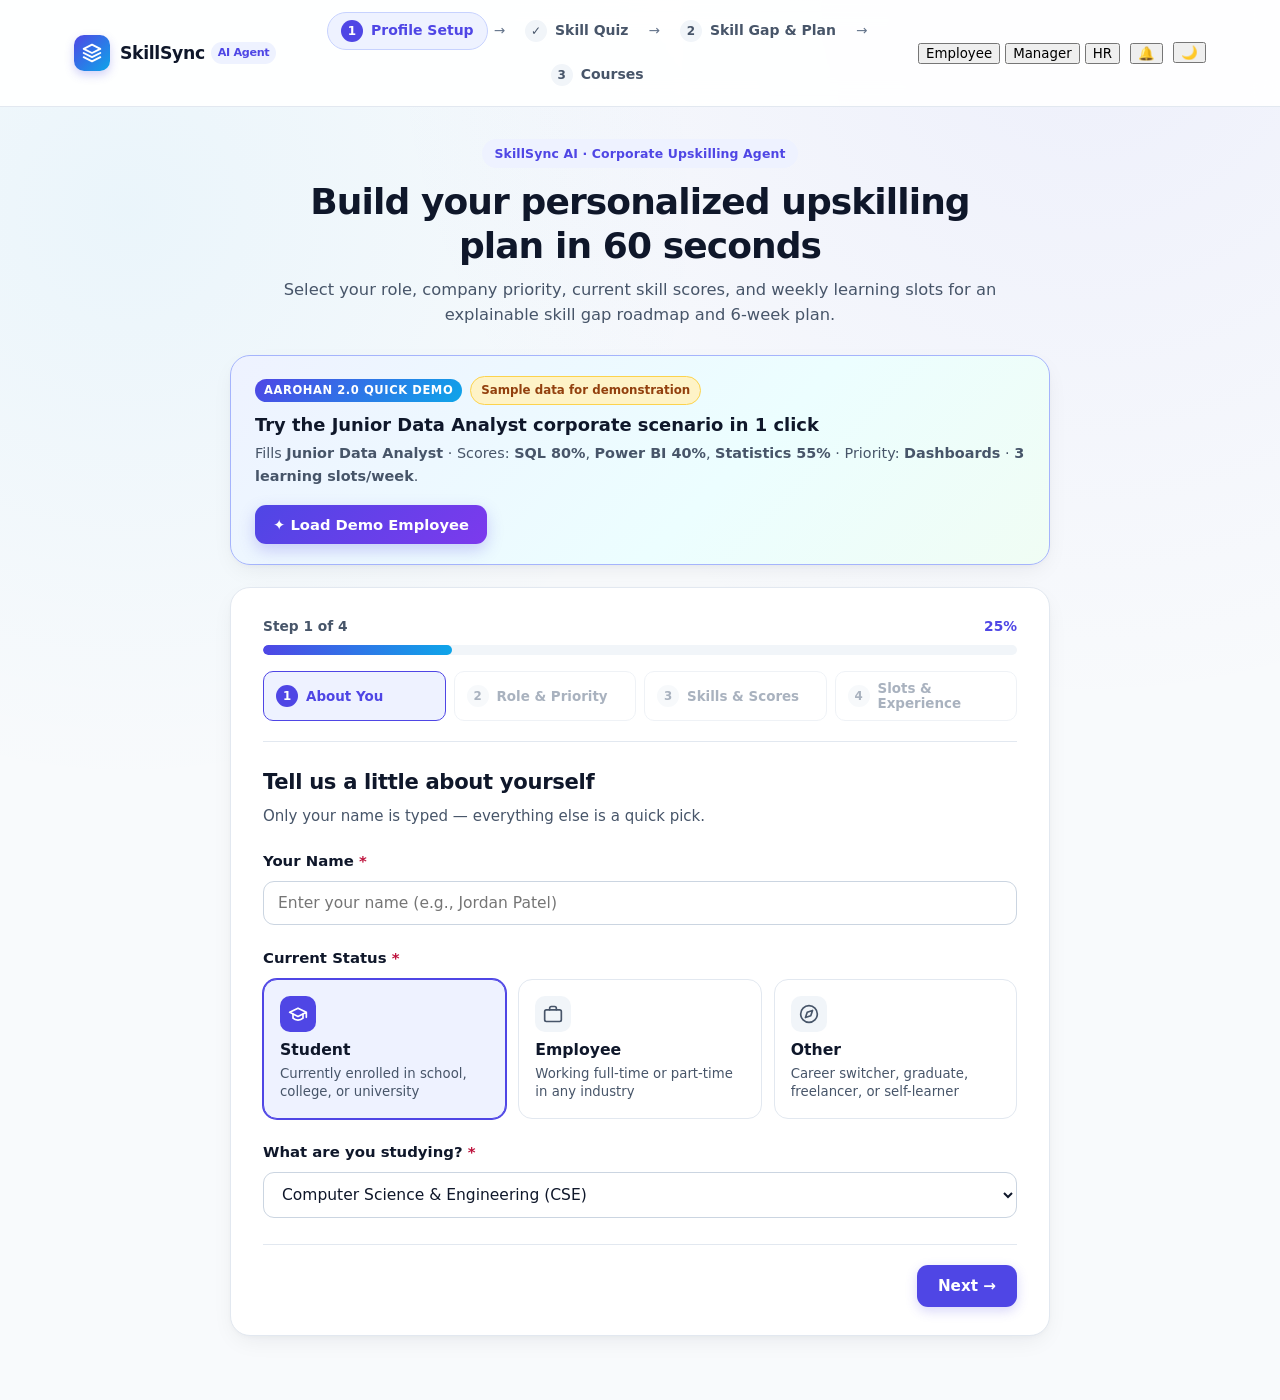
<file: index.html>
<!DOCTYPE html>
<html lang="en">
  <head>
    <meta charset="UTF-8" />
    <meta name="viewport" content="width=device-width, initial-scale=1.0" />
    <title>Profile Setup — SkillSync AI</title>
    <link rel="stylesheet" href="css/styles.css" />
  </head>
  <body data-page="profile">
    <header id="app-navbar" class="app-navbar"></header>

    <main class="page-shell">
      <section class="hero-intro hero-compact">
        <div class="hero-badge">SkillSync AI · Corporate Upskilling Agent</div>
        <h1>Build your personalized upskilling plan in 60 seconds</h1>
        <p class="hero-subtitle">
          Select your role, company priority, current skill scores, and weekly learning slots
          for an explainable skill gap roadmap and 6-week plan.
        </p>
      </section>

      <!-- Demo Scenario Banner (Stage 1) -->
      <section class="demo-banner card" aria-label="Quick Demo Employee Loader">
        <div class="demo-banner-info">
          <div class="demo-banner-badges">
            <span class="demo-pill">AAROHAN 2.0 Quick Demo</span>
            <span class="sample-label-tag">Sample data for demonstration</span>
          </div>
          <h2>Try the Junior Data Analyst corporate scenario in 1 click</h2>
          <p>
            Fills <strong>Junior Data Analyst</strong> · Scores:
            <strong>SQL 80%</strong>, <strong>Power BI 40%</strong>, <strong>Statistics 55%</strong> ·
            Priority: <strong>Dashboards</strong> · <strong>3 learning slots/week</strong>.
          </p>
        </div>
        <div class="demo-banner-actions">
          <button type="button" id="btn-load-demo-employee" class="btn-demo">
            ✦ Load Demo Employee
          </button>
          <a href="quiz.html" id="btn-verify-skills-top" class="btn-secondary" hidden>
            ✓ Verify my skills
          </a>
          <a href="analyzer.html" id="btn-demo-go-gap" class="btn-primary" hidden>
            View Skill Gap &amp; Plan →
          </a>
        </div>
      </section>

      <section class="wizard-card card" aria-label="Profile Setup Wizard">
        <div class="wizard-header">
          <div class="wizard-progress-meta">
            <span id="wizard-step-counter" class="wizard-step-counter">Step 1 of 4</span>
            <span id="wizard-progress-pct" class="wizard-progress-pct">25%</span>
          </div>
          <div
            class="progress-track"
            role="progressbar"
            aria-valuemin="0"
            aria-valuemax="100"
            aria-valuenow="25"
            id="wizard-progressbar"
          >
            <div class="progress-fill" id="wizard-progress-fill" style="width: 25%"></div>
          </div>

          <div class="wizard-tabs" id="wizard-tabs" role="tablist">
            <button type="button" class="wizard-tab is-active" data-step="1">
              <span class="tab-dot">1</span>
              <span>About You</span>
            </button>
            <button type="button" class="wizard-tab" data-step="2">
              <span class="tab-dot">2</span>
              <span>Role &amp; Priority</span>
            </button>
            <button type="button" class="wizard-tab" data-step="3">
              <span class="tab-dot">3</span>
              <span>Skills &amp; Scores</span>
            </button>
            <button type="button" class="wizard-tab" data-step="4">
              <span class="tab-dot">4</span>
              <span>Slots &amp; Experience</span>
            </button>
          </div>
        </div>

        <form id="profile-wizard-form" novalidate>
          <!-- STEP 1: Name, Status & Conditional Background -->
          <div class="wizard-panel is-active" data-panel="1">
            <div class="panel-heading">
              <h2>Tell us a little about yourself</h2>
              <p>Only your name is typed — everything else is a quick pick.</p>
            </div>

            <div class="form-group">
              <label for="input-name" class="field-label">Your Name <span class="req">*</span></label>
              <input
                type="text"
                id="input-name"
                name="name"
                class="text-input"
                placeholder="Enter your name (e.g., Jordan Patel)"
                autocomplete="name"
                maxlength="80"
                required
              />
            </div>

            <div class="form-group">
              <span class="field-label">Current Status <span class="req">*</span></span>
              <div id="status-options" class="option-grid option-grid-3"></div>
            </div>

            <div class="form-group" id="background-group">
              <label for="select-background" id="background-label" class="field-label">
                What are you studying? <span class="req">*</span>
              </label>
              <select id="select-background" class="select-input" required></select>
            </div>
          </div>

          <!-- STEP 2: Target Career Role & Company Priority -->
          <div class="wizard-panel" data-panel="2" hidden>
            <div class="panel-heading">
              <h2>Target role &amp; company priority</h2>
              <p>Choose your role aim and the business priority your upskilling supports.</p>
            </div>

            <div class="form-grid-2">
              <div class="form-group">
                <label for="select-role" class="field-label">
                  Career Aim / Target Role <span class="req">*</span>
                </label>
                <select id="select-role" class="select-input" required></select>
              </div>

              <div class="form-group">
                <label for="select-priority" class="field-label">
                  Company Priority <span class="req">*</span>
                </label>
                <select id="select-priority" class="select-input" required></select>
              </div>
            </div>

            <div id="role-preview-card" class="role-preview-card" aria-live="polite"></div>
          </div>

          <!-- STEP 3: Current Skills (Chips) & Scores -->
          <div class="wizard-panel" data-panel="3" hidden>
            <div class="panel-heading">
              <h2>Select your current skills &amp; score each</h2>
              <p>
                Tap skills you already use, then rate 1–5 stars (20%–100%). Starting from zero?
                Just skip or choose &ldquo;Starting from scratch&rdquo;.
              </p>
            </div>

            <div class="skill-toolbar">
              <div id="skill-category-filters" class="filter-pills"></div>
              <button type="button" id="btn-clear-skills" class="btn-ghost-sm">
                Starting from scratch (0 skills)
              </button>
            </div>

            <div id="skills-chip-grid" class="skills-chip-grid"></div>

            <div class="ratings-section">
              <div class="ratings-header">
                <h3>Rate Your Selected Skills (1–5 / %)</h3>
                <span class="ratings-scale-hint">1 = 20% · 3 = 60% · 4 = 80% · 5 = 100%</span>
              </div>
              <div id="selected-ratings-list" class="ratings-list"></div>
            </div>
          </div>

          <!-- STEP 4: Experience & Learning Slots -->
          <div class="wizard-panel" data-panel="4" hidden>
            <div class="panel-heading">
              <h2>Experience &amp; weekly learning slots</h2>
              <p>SkillSync AI schedules your multi-week plan around your weekly learning slots.</p>
            </div>

            <div class="form-group">
              <span class="field-label">Years of Experience <span class="req">*</span></span>
              <div id="experience-options" class="option-grid option-grid-2"></div>
            </div>

            <div class="form-group">
              <span class="field-label">Learning Slots per Week <span class="req">*</span></span>
              <div id="slots-options" class="option-grid option-grid-2"></div>
            </div>

            <div id="wizard-summary-preview" class="summary-preview"></div>
          </div>

          <div id="wizard-error" class="form-error" role="alert" hidden></div>

          <div class="wizard-footer">
            <button type="button" id="btn-prev" class="btn-secondary" hidden>
              ← Back
            </button>
            <div class="wizard-footer-spacer"></div>
            <button type="button" id="btn-save-and-verify" class="btn-secondary" hidden>
              ✓ Save &amp; Verify my skills
            </button>
            <button type="button" id="btn-next" class="btn-primary">
              Next →
            </button>
          </div>
        </form>
      </section>
    </main>

    <script src="js/data.js"></script>
    <script src="js/storage.js"></script>
    <script src="js/engine.js"></script>
    <script src="js/nav.js"></script>
    <script src="js/page-profile.js"></script>
  </body>
</html>
</file>
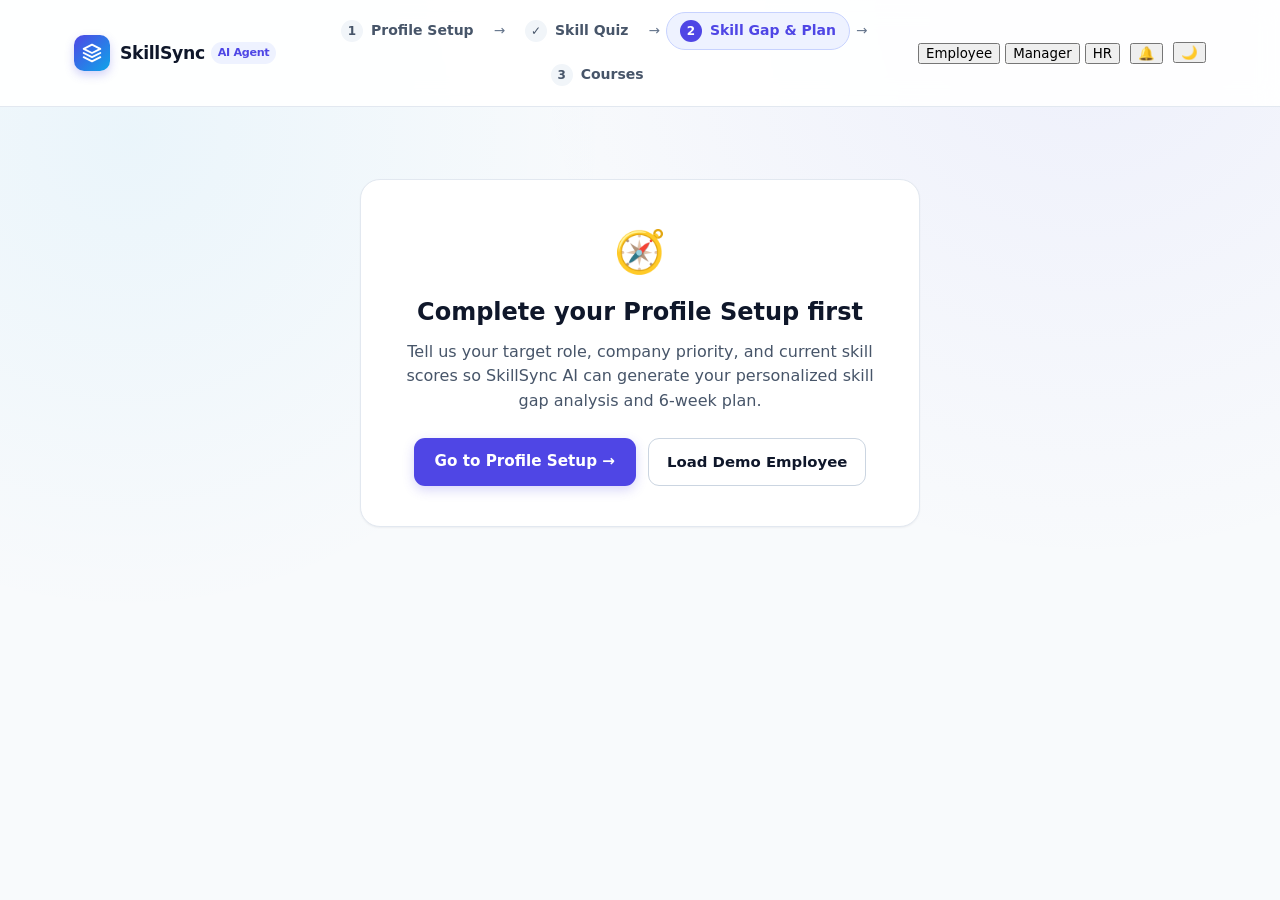
<file: analyzer.html>
<!DOCTYPE html>
<html lang="en">
  <head>
    <meta charset="UTF-8" />
    <meta name="viewport" content="width=device-width, initial-scale=1.0" />
    <title>Skill Gap &amp; 6-Week Plan — SkillSync AI</title>
    <link rel="stylesheet" href="css/styles.css" />
  </head>
  <body data-page="analyzer">
    <header id="app-navbar" class="app-navbar"></header>

    <main class="page-shell" id="analyzer-main">
      <!-- Empty state when no profile exists yet -->
      <section id="analyzer-empty" class="card empty-state-card" hidden>
        <div class="empty-icon" aria-hidden="true">🧭</div>
        <h2>Complete your Profile Setup first</h2>
        <p>
          Tell us your target role, company priority, and current skill scores
          so SkillSync AI can generate your personalized skill gap analysis and 6-week plan.
        </p>
        <div class="empty-actions">
          <a href="index.html" class="btn-primary">Go to Profile Setup →</a>
          <button type="button" id="btn-load-sample-analyzer" class="btn-secondary">
            Load Demo Employee
          </button>
        </div>
      </section>

      <!-- Active analysis content -->
      <div id="analyzer-content" hidden>
        <section class="page-header-row">
          <div>
            <div class="badge-cluster">
              <div class="hero-badge" id="analyzer-role-badge">Target Role</div>
              <span class="sample-label-tag" id="analyzer-demo-tag" hidden>
                Sample data for demonstration
              </span>
            </div>
            <h1 id="analyzer-title">Skill Gap Analysis</h1>
            <p class="page-lead" id="analyzer-subtitle"></p>
          </div>
          <div class="header-cta-group">
            <a href="index.html" class="btn-secondary">← Edit Profile</a>
            <a href="quiz.html" class="btn-secondary">✓ Verify my skills</a>
            <a href="courses.html" class="btn-primary" id="btn-view-courses">
              View Recommended Courses →
            </a>
          </div>
        </section>

        <!-- Overall Progress Bar -->
        <section class="card overall-progress-card">
          <div class="overall-progress-top">
            <div>
              <span class="mini-label">Roadmap Mastery Progress</span>
              <h2 id="overall-progress-headline">0 of 3 target skills ready</h2>
            </div>
            <span class="overall-pct-pill" id="overall-progress-pct">0%</span>
          </div>
          <div class="progress-track progress-track-lg">
            <div class="progress-fill progress-fill-emerald" id="overall-progress-fill" style="width: 0%"></div>
          </div>
          <p class="overall-progress-caption" id="overall-progress-caption"></p>
        </section>

        <!-- 4 KPI Summary Cards -->
        <section class="kpi-grid" aria-label="Skill Gap Summary Metrics">
          <article class="card kpi-card">
            <span class="kpi-label">Skill Match</span>
            <div class="kpi-value-row">
              <span class="kpi-value" id="kpi-match-pct">0%</span>
              <span class="kpi-sub" id="kpi-match-sub">of required score</span>
            </div>
          </article>
          <article class="card kpi-card">
            <span class="kpi-label">Skill Breakdown</span>
            <div class="kpi-value-row">
              <span class="kpi-value" id="kpi-breakdown-main">0 Strong</span>
              <span class="kpi-sub" id="kpi-breakdown-sub">Strong · Weak · Missing</span>
            </div>
          </article>
          <article class="card kpi-card">
            <span class="kpi-label">Upskilling Plan</span>
            <div class="kpi-value-row">
              <span class="kpi-value" id="kpi-time-weeks">6 Weeks</span>
              <span class="kpi-sub" id="kpi-time-sub">0 hrs left</span>
            </div>
          </article>
          <article class="card kpi-card">
            <span class="kpi-label">Weekly Capacity</span>
            <div class="kpi-value-row">
              <span class="kpi-value" id="kpi-weekly-pace">3 slots/wk</span>
              <span class="kpi-sub" id="kpi-exp-label">Company priority</span>
            </div>
          </article>
        </section>

        <!-- AI Career Advisor Banner -->
        <section class="card ai-insight-card" aria-label="AI Learning Recommendation">
          <div class="ai-insight-icon" aria-hidden="true">✦</div>
          <div class="ai-insight-body">
            <div class="ai-mini-badge">SkillSync AI Agent Insight</div>
            <h2 id="ai-headline">Personalized Upskilling Plan</h2>
            <p id="ai-message"></p>
          </div>
        </section>

        <!-- 6-Week Upskilling Plan (Stage 1) -->
        <section class="card plan-section-card" aria-label="6-Week Upskilling Plan">
          <div class="card-header-row">
            <div>
              <div class="ai-mini-badge">6-Week Structured Plan</div>
              <h2>Your 6-Week Upskilling Roadmap</h2>
              <p class="card-sub" id="plan-subtitle">
                Sequenced around your skill gaps, company priority, and weekly learning slots.
              </p>
            </div>
            <a href="courses.html" class="btn-secondary">Explore Recommended Courses →</a>
          </div>
          <div id="six-week-plan-grid" class="six-week-grid"></div>
        </section>

        <!-- Two-column analytical layout: Comparison Chart + Visual Roadmap -->
        <section class="analyzer-grid">
          <article class="card chart-card">
            <div class="card-header-row">
              <div>
                <h2>Current vs. Target Skill Scores (%)</h2>
                <p class="card-sub">Compare your current score against target role requirements.</p>
              </div>
              <div class="chart-toggle" role="group" aria-label="Chart Type">
                <button type="button" class="toggle-btn is-active" data-chart-mode="bar">Bar</button>
                <button type="button" class="toggle-btn" data-chart-mode="radar">Radar</button>
              </div>
            </div>
            <div id="skill-chart-mount" class="chart-mount"></div>
          </article>

          <article class="card roadmap-card">
            <div class="card-header-row">
              <div>
                <h2>Skill Gap Breakdown <span class="nowrap">(Step 1 → Step <span id="roadmap-step-max">3</span>)</span></h2>
                <p class="card-sub">Ordered from highest priority gap to strong skills.</p>
              </div>
              <div class="status-legend-inline">
                <span class="status-pill status-missing">Missing</span>
                <span class="status-pill status-needs_improvement">Needs Improvement</span>
                <span class="status-pill status-strong">Strong</span>
              </div>
            </div>

            <ol id="visual-roadmap-list" class="roadmap-list"></ol>

            <div class="roadmap-bottom-cta">
              <p id="roadmap-cta-note"></p>
              <a href="courses.html" class="btn-primary">View Recommended Courses →</a>
            </div>
          </article>
        </section>

        <!-- Adaptive Re-Plan History -->
        <section id="replan-history-card" class="card replan-history-card" hidden>
          <div class="card-header-row">
            <div>
              <div class="ai-mini-badge">Adaptive Re-Planning Log</div>
              <h2>Plan Update History</h2>
              <p class="card-sub">Automatically logged whenever a skill diagnostic or priority shifts your roadmap.</p>
            </div>
          </div>
          <div id="replan-history-list" class="replan-list"></div>
        </section>
      </div>
    </main>

    <script src="js/data.js"></script>
    <script src="js/storage.js"></script>
    <script src="js/engine.js"></script>
    <script src="js/nav.js"></script>
    <script src="js/chart.js"></script>
    <script src="js/page-analyzer.js"></script>
  </body>
</html>
</file>
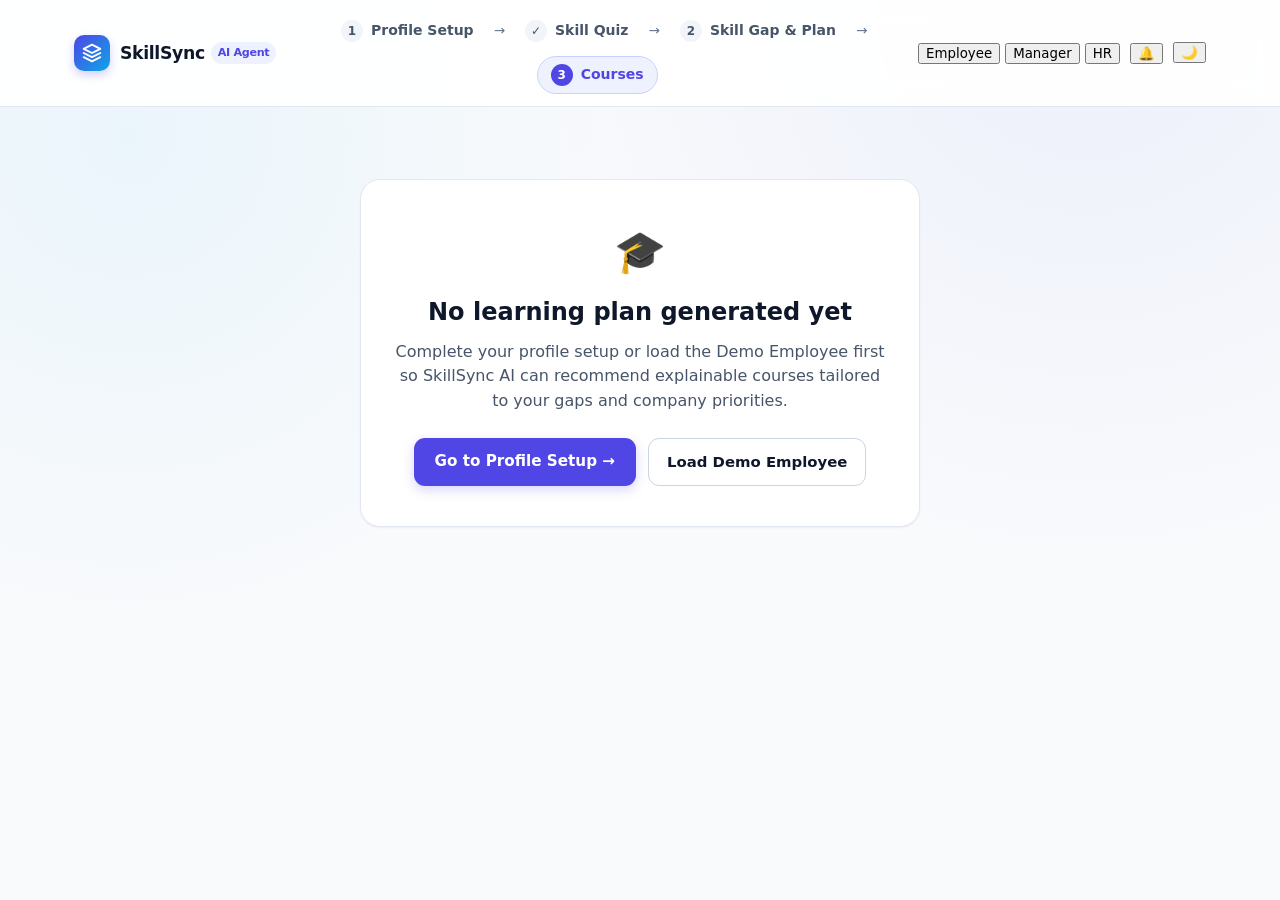
<file: courses.html>
<!DOCTYPE html>
<html lang="en">
  <head>
    <meta charset="UTF-8" />
    <meta name="viewport" content="width=device-width, initial-scale=1.0" />
    <title>Courses &amp; Explainable Picks — SkillSync AI</title>
    <link rel="stylesheet" href="css/styles.css" />
  </head>
  <body data-page="courses">
    <header id="app-navbar" class="app-navbar"></header>

    <main class="page-shell" id="courses-main">
      <!-- Empty state when no profile exists yet -->
      <section id="courses-empty" class="card empty-state-card" hidden>
        <div class="empty-icon" aria-hidden="true">🎓</div>
        <h2>No learning plan generated yet</h2>
        <p>
          Complete your profile setup or load the Demo Employee first so SkillSync AI can
          recommend explainable courses tailored to your gaps and company priorities.
        </p>
        <div class="empty-actions">
          <a href="index.html" class="btn-primary">Go to Profile Setup →</a>
          <button type="button" id="btn-load-sample-courses" class="btn-secondary">
            Load Demo Employee
          </button>
        </div>
      </section>

      <!-- Active courses & progress dashboard -->
      <div id="courses-content" hidden>
        <section class="page-header-row">
          <div>
            <div class="badge-cluster">
              <div class="hero-badge" id="courses-role-badge">Explainable Course Picks</div>
              <span class="sample-label-tag" id="courses-demo-tag" hidden>
                Sample data for demonstration
              </span>
              <span class="ai-source-pill" id="ai-source-pill">
                ✦ AI Reasoning: Template Fallback Ready
              </span>
            </div>
            <h1 id="courses-title">Courses &amp; Learning Progress</h1>
            <p class="page-lead" id="courses-subtitle"></p>
          </div>
          <div class="header-cta-group">
            <a href="analyzer.html" class="btn-secondary">← Back to Skill Gap &amp; Plan</a>
            <a href="index.html" class="btn-ghost-sm">Edit Profile</a>
          </div>
        </section>

        <!-- Simple Progress Dashboard -->
        <section class="card dashboard-card" aria-label="Learning Progress Dashboard">
          <div class="dashboard-top">
            <div class="dashboard-progress-block">
              <div class="overall-progress-top">
                <div>
                  <span class="mini-label">Overall Course &amp; Goal Progress</span>
                  <h2 id="dash-headline">0% Complete</h2>
                </div>
                <span class="overall-pct-pill" id="dash-overall-pct">0%</span>
              </div>
              <div class="progress-track progress-track-lg">
                <div class="progress-fill progress-fill-emerald" id="dash-progress-fill" style="width: 0%"></div>
              </div>
              <p class="overall-progress-caption" id="dash-caption"></p>
            </div>

            <div class="dashboard-stats">
              <div class="dash-stat">
                <span class="dash-stat-label">Completed Courses</span>
                <strong class="dash-stat-num" id="dash-completed-courses">0 / 0</strong>
                <span class="dash-stat-sub" id="dash-inprogress-courses">0 in progress</span>
              </div>
              <div class="dash-stat">
                <span class="dash-stat-label">Remaining Skills</span>
                <strong class="dash-stat-num" id="dash-remaining-skills">0</strong>
                <span class="dash-stat-sub" id="dash-skill-match-live">Skill match: 0%</span>
              </div>
              <div class="dash-stat">
                <span class="dash-stat-label">Plan Pace</span>
                <strong class="dash-stat-num" id="dash-time-left">6 wks</strong>
                <span class="dash-stat-sub" id="dash-hours-left">3 slots/week</span>
              </div>
            </div>
          </div>

          <div class="skill-readiness-strip">
            <span class="strip-label">Roadmap Skills:</span>
            <div id="dash-skill-pills" class="dash-skill-pills"></div>
          </div>
        </section>

        <!-- Filters Toolbar -->
        <section class="card filter-toolbar-card">
          <div class="filter-group">
            <span class="filter-group-label">Show:</span>
            <div id="view-filter-pills" class="filter-pills">
              <button type="button" class="filter-pill is-active" data-view-filter="gap">
                Gap &amp; Active Skills
              </button>
              <button type="button" class="filter-pill" data-view-filter="remaining">
                Remaining Only
              </button>
              <button type="button" class="filter-pill" data-view-filter="completed">
                Completed ✓
              </button>
              <button type="button" class="filter-pill" data-view-filter="all">
                All Role Skills
              </button>
            </div>
          </div>

          <div class="filter-selects">
            <label class="inline-filter-label">
              <span>Platform</span>
              <select id="filter-platform" class="select-compact">
                <option value="all">All Platforms</option>
              </select>
            </label>
            <label class="inline-filter-label">
              <span>Price</span>
              <select id="filter-price" class="select-compact">
                <option value="all">Free &amp; Paid</option>
                <option value="free">Free Only</option>
                <option value="paid">Paid Only</option>
              </select>
            </label>
          </div>
        </section>

        <!-- Course Sections Grouped by Skill in Roadmap Order -->
        <section id="courses-groups-container" class="course-groups"></section>
      </div>
    </main>

    <script src="js/data.js"></script>
    <script src="js/storage.js"></script>
    <script src="js/engine.js"></script>
    <script src="js/nav.js"></script>
    <script src="js/page-courses.js"></script>
  </body>
</html>
</file>
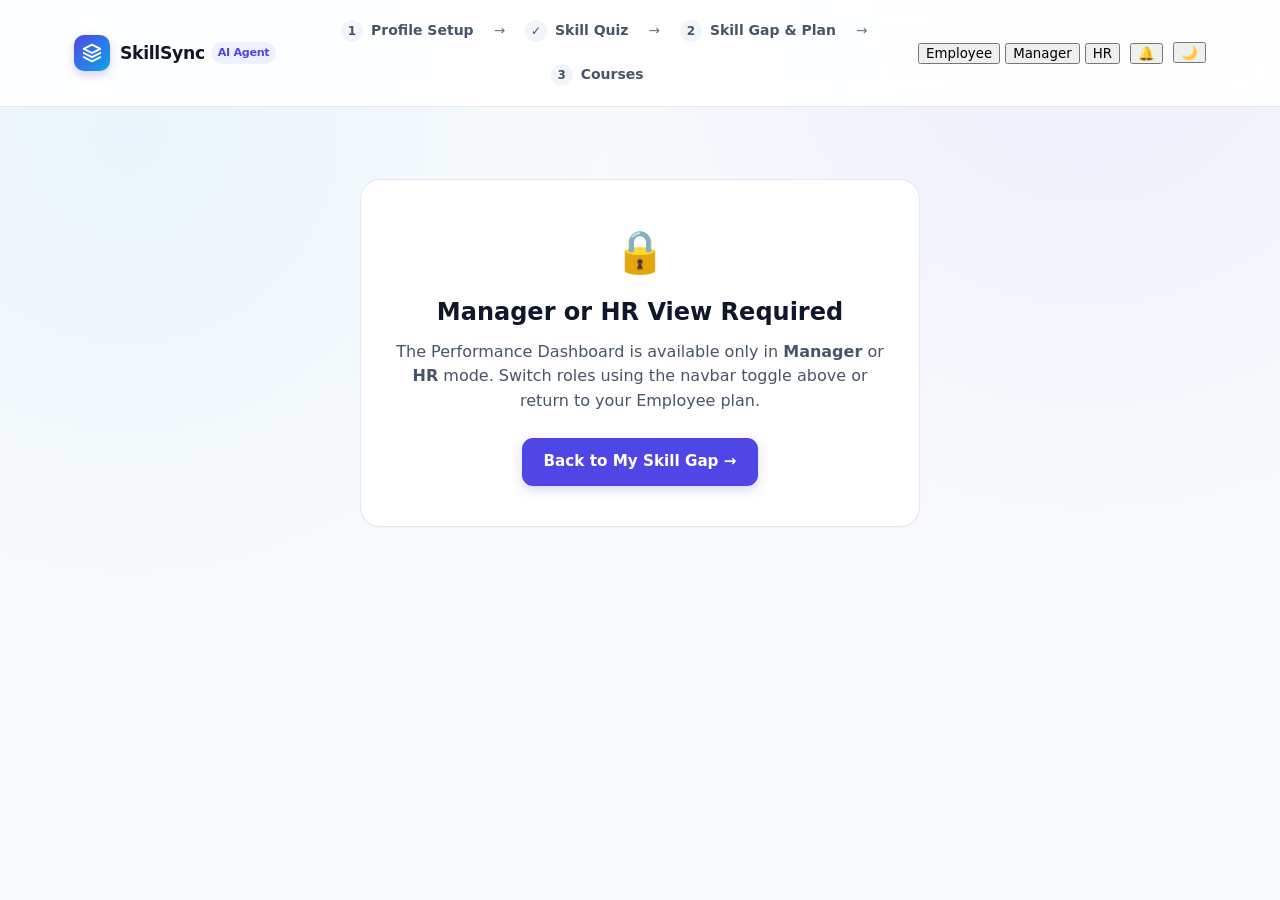
<file: dashboard.html>
<!DOCTYPE html>
<html lang="en">
  <head>
    <meta charset="UTF-8" />
    <meta name="viewport" content="width=device-width, initial-scale=1.0" />
    <title>Manager &amp; HR Performance Dashboard — SkillSync AI</title>
    <link rel="stylesheet" href="css/styles.css" />
  </head>
  <body data-page="dashboard">
    <header id="app-navbar" class="app-navbar"></header>

    <main class="page-shell">
      <section id="dashboard-guard" class="card empty-state-card" hidden>
        <div class="empty-icon" aria-hidden="true">🔒</div>
        <h2>Manager or HR View Required</h2>
        <p>
          The Performance Dashboard is available only in <strong>Manager</strong> or <strong>HR</strong> mode.
          Switch roles using the navbar toggle above or return to your Employee plan.
        </p>
        <div class="empty-actions">
          <a href="analyzer.html" class="btn-primary">Back to My Skill Gap →</a>
        </div>
      </section>

      <div id="dashboard-content" hidden>
        <section class="page-header-row">
          <div>
            <div class="badge-cluster">
              <div class="hero-badge" id="dash-role-badge">Manager View</div>
              <span class="sample-label-tag">Sample data for demonstration</span>
            </div>
            <h1 id="dash-main-title">Team Performance &amp; Skill Intelligence</h1>
            <p class="page-lead" id="dash-main-subtitle"></p>
          </div>
          <div class="header-cta-group">
            <label class="toggle-switch-label" title="Mask employee names as Employee #01, #02, ...">
              <input type="checkbox" id="toggle-anonymise" />
              <span>Anonymise names</span>
            </label>
            <button type="button" id="btn-export-csv" class="btn-secondary">
              ⬇ Export CSV
            </button>
          </div>
        </section>

        <!-- 1. Summary KPI Cards -->
        <section id="dash-summary-grid" class="dash-kpi-grid"></section>

        <!-- 7. HR-Only Extras: ROI Card & Organization Priority Weights -->
        <section id="hr-only-section" class="hr-extras-grid" hidden>
          <article class="card hr-roi-card" aria-label="Training ROI">
            <div class="card-header-row">
              <div>
                <div class="ai-mini-badge">HR Analytics · Catalog Cost ROI</div>
                <h2>Upskilling Spend &amp; Cost per Level Gained</h2>
                <p class="card-sub">Calculated directly from catalog course costs and verified/completed skill gains.</p>
              </div>
            </div>
            <div id="hr-roi-metrics" class="roi-metrics-grid"></div>
          </article>

          <article class="card hr-priority-card" aria-label="Organization Priorities">
            <div class="card-header-row">
              <div>
                <div class="ai-mini-badge">HR Strategy · Priority Weights</div>
                <h2>Organization Priority Skills (Weight 1–5)</h2>
                <p class="card-sub">Boosts ranking in employee roadmaps, highlights heatmaps, and logs adaptive re-plans.</p>
              </div>
            </div>
            <div id="hr-priority-controls" class="hr-priority-controls"></div>
          </article>
        </section>

        <!-- 5. Inline SVG Charts: Level Distribution + Completion by Employee -->
        <section class="dash-charts-grid">
          <article class="card chart-card">
            <div class="card-header-row">
              <div>
                <h2>Verified Level Distribution</h2>
                <p class="card-sub">Counts across Beginner, Intermediate, Expert, and Unverified skills.</p>
              </div>
            </div>
            <div id="chart-level-dist"></div>
          </article>

          <article class="card chart-card">
            <div class="card-header-row">
              <div>
                <h2>Course Completion by Employee</h2>
                <p class="card-sub">Color-coded by status: On track, Behind, and At risk.</p>
              </div>
            </div>
            <div id="chart-emp-completion"></div>
          </article>
        </section>

        <!-- 2. Team Skill Heatmap -->
        <section class="card heatmap-card" aria-label="Team Skill Heatmap">
          <div class="card-header-row">
            <div>
              <h2>Team Skill Verification Heatmap</h2>
              <p class="card-sub">Hover cells for verified score &amp; test date. Click any row to inspect employee details.</p>
            </div>
            <div class="heatmap-legend">
              <span class="heat-legend-item"><span class="heat-swatch heat-expert"></span>Expert (90%)</span>
              <span class="heat-legend-item"><span class="heat-swatch heat-intermediate"></span>Intermediate (60%)</span>
              <span class="heat-legend-item"><span class="heat-swatch heat-beginner"></span>Beginner (30%)</span>
              <span class="heat-legend-item"><span class="heat-swatch heat-unverified"></span>Unverified</span>
            </div>
          </div>
          <div id="team-heatmap-mount" class="table-scroll"></div>
        </section>

        <!-- 3. Employee Performance Table + Search & Filters -->
        <section class="card perf-table-card" aria-label="Employee Performance Table">
          <div class="card-header-row">
            <div>
              <h2>Employee Performance Table</h2>
              <p class="card-sub">Click column headers to sort, or click any employee row to open their detail panel.</p>
            </div>
            <div class="table-filters-bar">
              <input
                type="search"
                id="dash-search"
                class="input-compact"
                placeholder="Search name or role..."
                aria-label="Search employees"
              />
              <select id="dash-filter-role" class="select-compact" aria-label="Filter by role">
                <option value="all">All Roles</option>
              </select>
              <select id="dash-filter-level" class="select-compact" aria-label="Filter by average level">
                <option value="all">All Levels</option>
                <option value="Expert">Expert</option>
                <option value="Intermediate">Intermediate</option>
                <option value="Beginner">Beginner</option>
                <option value="Unverified">Unverified</option>
              </select>
              <select id="dash-filter-status" class="select-compact" aria-label="Filter by status">
                <option value="all">All Statuses</option>
                <option value="On track">On track</option>
                <option value="Behind">Behind</option>
                <option value="At risk">At risk</option>
              </select>
            </div>
          </div>

          <div id="perf-table-mount" class="table-scroll"></div>
        </section>

        <!-- 4. Selected Employee Detail Panel -->
        <section id="employee-detail-card" class="card detail-panel-card" aria-label="Employee Detail Panel" hidden>
          <div class="card-header-row">
            <div>
              <div class="ai-mini-badge" id="detail-team-badge">Team Detail</div>
              <h2 id="detail-emp-name">Employee Detail</h2>
              <p class="card-sub" id="detail-emp-meta"></p>
            </div>
            <div class="header-cta-group" id="detail-actions-mount"></div>
          </div>

          <div class="detail-charts-grid">
            <div class="detail-subcard">
              <h3>Verified vs. Target Radar</h3>
              <div id="detail-radar-mount"></div>
            </div>
            <div class="detail-subcard">
              <h3>Diagnostic Score Trend</h3>
              <div id="detail-trend-mount"></div>
            </div>
          </div>

          <div class="detail-lists-grid">
            <div class="detail-subcard">
              <h3>Per-Skill Diagnostic History</h3>
              <div id="detail-test-history"></div>
            </div>
            <div class="detail-subcard">
              <h3>6-Week Plan &amp; Course Progress</h3>
              <div id="detail-plan-progress"></div>
            </div>
          </div>

          <div class="detail-subcard detail-replan-wrap">
            <h3>Re-Plan History</h3>
            <div id="detail-replan-history"></div>
          </div>
        </section>

        <!-- Nudge & Retest Log -->
        <section class="card nudge-log-card">
          <div class="card-header-row">
            <div>
              <h2>Recent Nudges &amp; Retest Requests</h2>
              <p class="card-sub">Sent alerts appear immediately in the employee&rsquo;s notification bell and persist in localStorage.</p>
            </div>
          </div>
          <div id="dash-nudge-log"></div>
        </section>
      </div>
    </main>

    <script src="js/data.js"></script>
    <script src="js/storage.js"></script>
    <script src="js/engine.js"></script>
    <script src="js/nav.js"></script>
    <script src="js/chart.js"></script>
    <script src="js/dashboard.js"></script>
  </body>
</html>
</file>
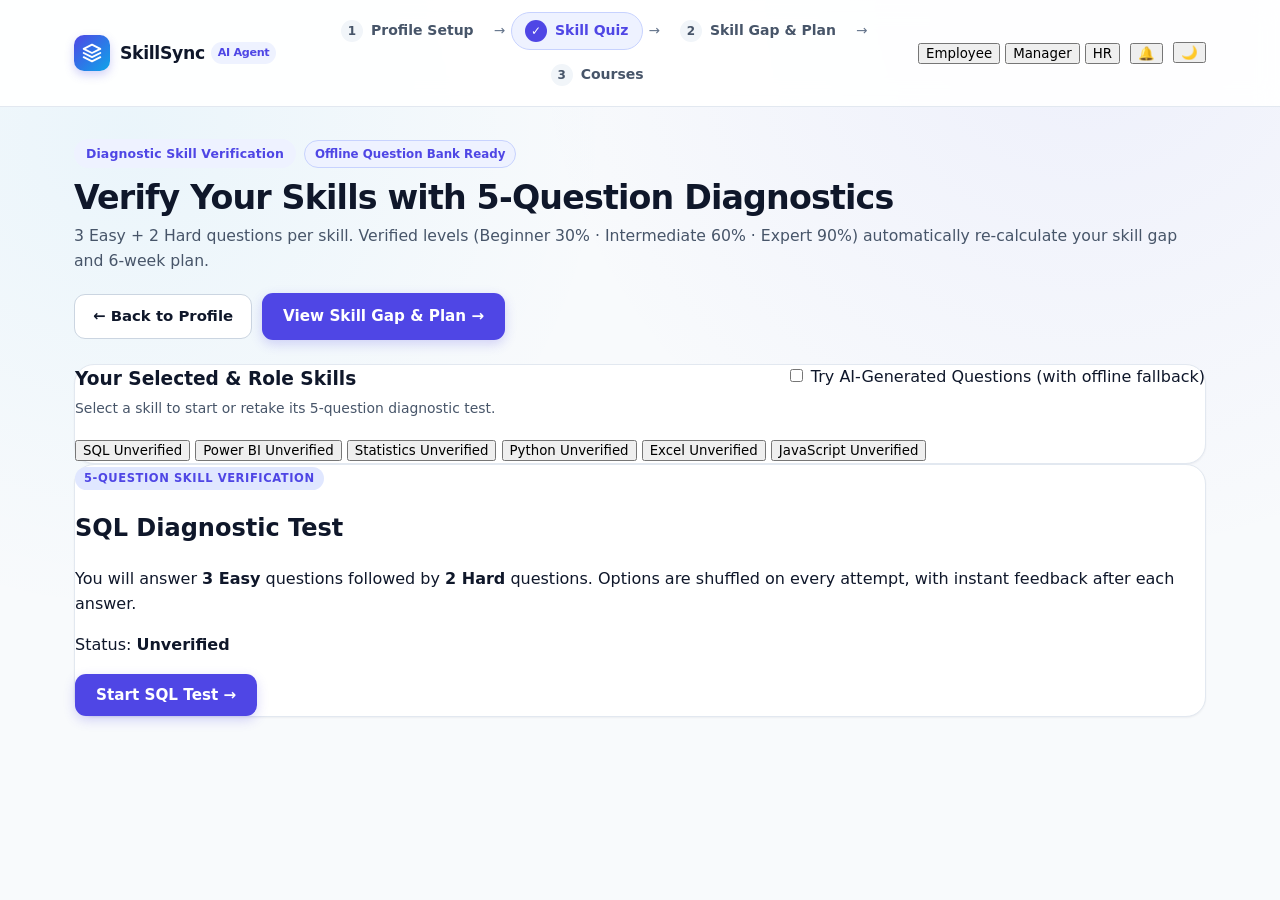
<file: quiz.html>
<!DOCTYPE html>
<html lang="en">
  <head>
    <meta charset="UTF-8" />
    <meta name="viewport" content="width=device-width, initial-scale=1.0" />
    <title>Skill Diagnostic Quiz — SkillSync AI</title>
    <link rel="stylesheet" href="css/styles.css" />
  </head>
  <body data-page="quiz">
    <header id="app-navbar" class="app-navbar"></header>

    <main class="page-shell">
      <section class="page-header-row">
        <div>
          <div class="badge-cluster">
            <div class="hero-badge">Diagnostic Skill Verification</div>
            <span class="ai-source-pill" id="quiz-mode-pill">Offline Question Bank Ready</span>
          </div>
          <h1>Verify Your Skills with 5-Question Diagnostics</h1>
          <p class="page-lead">
            3 Easy + 2 Hard questions per skill. Verified levels (Beginner 30% · Intermediate 60% · Expert 90%)
            automatically re-calculate your skill gap and 6-week plan.
          </p>
        </div>
        <div class="header-cta-group">
          <a href="index.html" class="btn-secondary">← Back to Profile</a>
          <a href="analyzer.html" class="btn-primary">View Skill Gap &amp; Plan →</a>
        </div>
      </section>

      <!-- Skill Selector Queue -->
      <section class="card quiz-queue-card" aria-label="Skills to Verify">
        <div class="card-header-row">
          <div>
            <h2>Your Selected &amp; Role Skills</h2>
            <p class="card-sub">Select a skill to start or retake its 5-question diagnostic test.</p>
          </div>
          <label class="toggle-switch-label" title="Attempt fresh AI questions when GEMINI_API_KEY is configured; silently falls back to offline bank">
            <input type="checkbox" id="toggle-ai-quiz-mode" />
            <span>Try AI-Generated Questions (with offline fallback)</span>
          </label>
        </div>
        <div id="quiz-skill-queue" class="quiz-skill-queue"></div>
      </section>

      <!-- Active Quiz Card OR Result Card -->
      <section id="quiz-stage-card" class="card quiz-stage-card" aria-live="polite"></section>

      <!-- Attempt History for Selected Skill -->
      <section id="quiz-history-card" class="card quiz-history-card" hidden>
        <div class="card-header-row">
          <div>
            <h2 id="quiz-history-title">Attempt History</h2>
            <p class="card-sub">Full diagnostic history persisted in browser localStorage.</p>
          </div>
        </div>
        <div id="quiz-history-list"></div>
      </section>
    </main>

    <script src="js/data.js"></script>
    <script src="js/questions.js"></script>
    <script src="js/storage.js"></script>
    <script src="js/engine.js"></script>
    <script src="js/nav.js"></script>
    <script src="js/quiz.js"></script>
  </body>
</html>
</file>
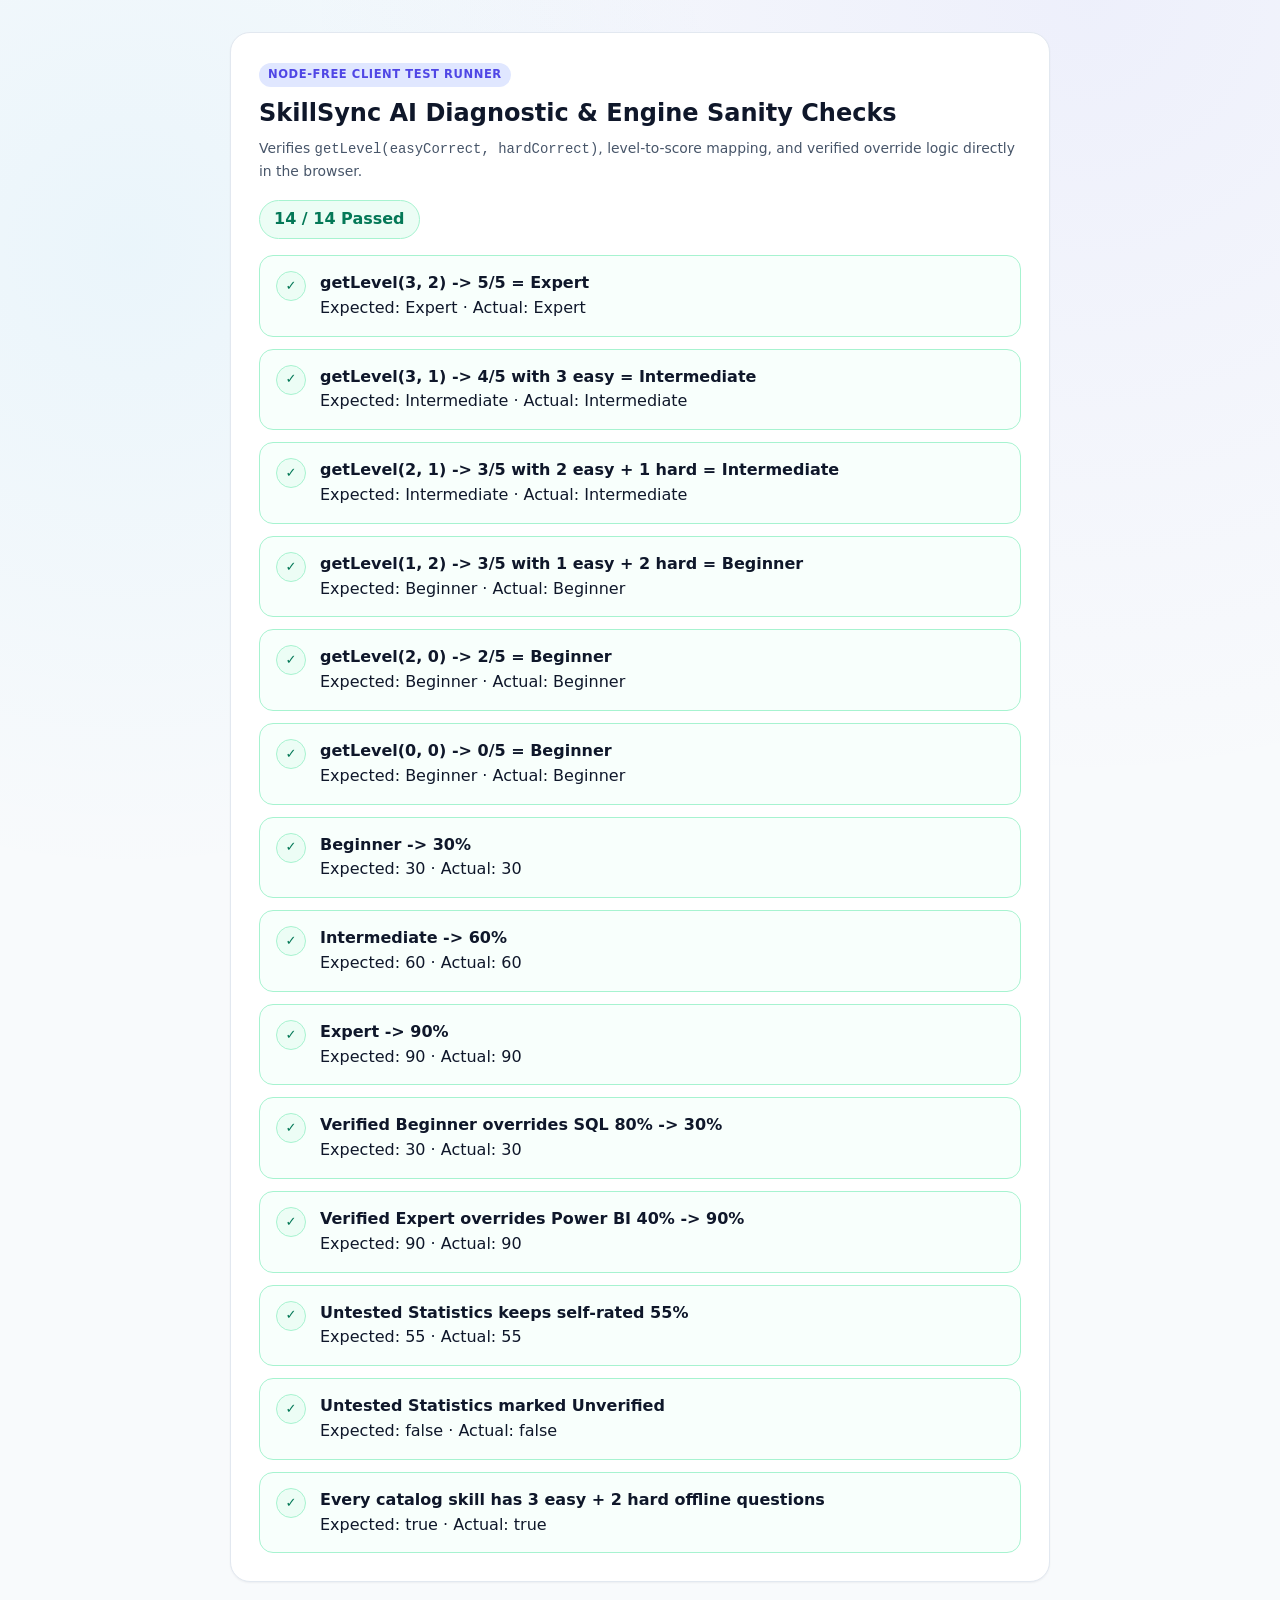
<file: tests.html>
<!DOCTYPE html>
<html lang="en">
  <head>
    <meta charset="UTF-8" />
    <meta name="viewport" content="width=device-width, initial-scale=1.0" />
    <title>JS Sanity Tests — SkillSync AI</title>
    <link rel="stylesheet" href="css/styles.css" />
  </head>
  <body>
    <main class="page-shell">
      <section class="card" style="padding: 28px; max-width: 820px; margin: 0 auto;">
        <div class="ai-mini-badge">Node-Free Client Test Runner</div>
        <h1 style="margin: 8px 0 6px;">SkillSync AI Diagnostic &amp; Engine Sanity Checks</h1>
        <p class="card-sub" style="margin-bottom: 18px;">
          Verifies <code>getLevel(easyCorrect, hardCorrect)</code>, level-to-score mapping,
          and verified override logic directly in the browser.
        </p>
        <div id="test-summary" class="overall-pct-pill" style="display: inline-block; margin-bottom: 16px;">Running...</div>
        <ul id="test-results" class="roadmap-list"></ul>
      </section>
    </main>

    <script src="js/data.js"></script>
    <script src="js/questions.js"></script>
    <script src="js/storage.js"></script>
    <script src="js/engine.js"></script>
    <script>
      (function () {
        const Engine = window.SkillPathEngine;
        const Questions = window.SkillSyncQuestions;
        const Data = window.SkillPathData;

        const cases = [];
        function assertEqual(name, actual, expected) {
          const passed = actual === expected;
          cases.push({ name, actual, expected, passed });
        }

        // Required getLevel() sanity checks
        assertEqual("getLevel(3, 2) -> 5/5 = Expert", Engine.getLevel(3, 2), "Expert");
        assertEqual("getLevel(3, 1) -> 4/5 with 3 easy = Intermediate", Engine.getLevel(3, 1), "Intermediate");
        assertEqual("getLevel(2, 1) -> 3/5 with 2 easy + 1 hard = Intermediate", Engine.getLevel(2, 1), "Intermediate");
        assertEqual("getLevel(1, 2) -> 3/5 with 1 easy + 2 hard = Beginner", Engine.getLevel(1, 2), "Beginner");
        assertEqual("getLevel(2, 0) -> 2/5 = Beginner", Engine.getLevel(2, 0), "Beginner");
        assertEqual("getLevel(0, 0) -> 0/5 = Beginner", Engine.getLevel(0, 0), "Beginner");

        // Verified percentage mapping checks
        assertEqual("Beginner -> 30%", Engine.getLevelPct("Beginner"), 30);
        assertEqual("Intermediate -> 60%", Engine.getLevelPct("Intermediate"), 60);
        assertEqual("Expert -> 90%", Engine.getLevelPct("Expert"), 90);

        // Verified level overrides self-rated score in analyzeProfile()
        const analysis = Engine.analyzeProfile(
          {
            name: "Test User",
            targetRole: "junior_data_analyst",
            companyPriority: "Dashboards",
            skillScores: { sql: 80, power_bi: 40, statistics: 55 },
            weeklyHours: "5-10",
            experience: "0-1",
          },
          {},
          {
            currentEmployeeId: "emp_test",
            verifiedLevelsOverride: {
              sql: { level: "Beginner", score: 2, verifiedPct: 30 },
              power_bi: { level: "Expert", score: 5, verifiedPct: 90 },
            },
            priorities: [{ skillId: "power_bi", weight: 5 }],
          }
        );
        const sqlItem = analysis.roadmap.find((s) => s.skillId === "sql");
        const pbiItem = analysis.roadmap.find((s) => s.skillId === "power_bi");
        const statItem = analysis.roadmap.find((s) => s.skillId === "statistics");

        assertEqual("Verified Beginner overrides SQL 80% -> 30%", sqlItem.effectivePct, 30);
        assertEqual("Verified Expert overrides Power BI 40% -> 90%", pbiItem.effectivePct, 90);
        assertEqual("Untested Statistics keeps self-rated 55%", statItem.effectivePct, 55);
        assertEqual("Untested Statistics marked Unverified", statItem.isVerified, false);

        // Question bank coverage check
        const allCatalogCovered = Data.SKILLS_CATALOG.every((s) =>
          Questions.hasQuestions(s.id)
        );
        assertEqual("Every catalog skill has 3 easy + 2 hard offline questions", allCatalogCovered, true);

        const passedCount = cases.filter((c) => c.passed).length;
        const summaryEl = document.getElementById("test-summary");
        summaryEl.textContent = `${passedCount} / ${cases.length} Passed`;
        summaryEl.style.background = passedCount === cases.length ? "var(--strong-bg)" : "var(--missing-bg)";
        summaryEl.style.color = passedCount === cases.length ? "var(--strong-fg)" : "var(--missing-fg)";

        document.getElementById("test-results").innerHTML = cases
          .map(
            (c) => `
          <li class="roadmap-step ${c.passed ? "status-border-strong" : ""}">
            <span class="roadmap-step-num ${c.passed ? "status-dot-strong" : "status-dot-missing"}">${c.passed ? "✓" : "✕"}</span>
            <div class="roadmap-step-body">
              <strong>${c.name}</strong>
              <div class="muted-note">Expected: ${String(c.expected)} · Actual: ${String(c.actual)}</div>
            </div>
          </li>
        `
          )
          .join("");
      })();
    </script>
  </body>
</html>
</file>
<file: css/styles.css>
/* ==========================================================================
   SkillPath AI — Clean, Modern, Card-Based Design System
   ========================================================================== */

:root {
  --bg: #f8fafc;
  --surface: #ffffff;
  --surface-subtle: #f1f5f9;
  --surface-indigo: #eef2ff;
  --border: #e2e8f0;
  --border-strong: #cbd5e1;

  --text: #0f172a;
  --text-secondary: #475569;
  --text-muted: #64748b;

  --primary: #4f46e5;
  --primary-hover: #4338ca;
  --primary-soft: #eef2ff;
  --accent-sky: #0ea5e9;

  --strong-fg: #047857;
  --strong-bg: #ecfdf5;
  --strong-border: #a7f3d0;

  --warn-fg: #b45309;
  --warn-bg: #fffbeb;
  --warn-border: #fde68a;

  --missing-fg: #be123c;
  --missing-bg: #fff1f2;
  --missing-border: #fecdd3;

  --shadow-sm: 0 1px 2px rgba(15, 23, 42, 0.05);
  --shadow-md: 0 8px 24px -6px rgba(15, 23, 42, 0.08),
    0 2px 6px -2px rgba(15, 23, 42, 0.04);
  --radius-sm: 10px;
  --radius-md: 14px;
  --radius-lg: 20px;

  --font-sans: "Plus Jakarta Sans", "Inter", system-ui, -apple-system,
    BlinkMacSystemFont, "Segoe UI", Roboto, sans-serif;
}

*,
*::before,
*::after {
  box-sizing: border-box;
}

html {
  scroll-behavior: smooth;
}

body {
  margin: 0;
  font-family: var(--font-sans);
  color: var(--text);
  background: radial-gradient(
      circle at 85% 0%,
      rgba(99, 102, 241, 0.07),
      transparent 40%
    ),
    radial-gradient(
      circle at 10% 15%,
      rgba(14, 165, 233, 0.06),
      transparent 35%
    ),
    var(--bg);
  min-height: 100vh;
  line-height: 1.55;
  -webkit-font-smoothing: antialiased;
}

a {
  color: inherit;
}

button,
input,
select {
  font-family: inherit;
}

button:focus-visible,
a:focus-visible,
input:focus-visible,
select:focus-visible {
  outline: 2px solid var(--primary);
  outline-offset: 2px;
}

[hidden] {
  display: none !important;
}

/* ==========================================================================
   Top Navbar & Stepper
   ========================================================================== */

.app-navbar {
  position: sticky;
  top: 0;
  z-index: 40;
  background: rgba(255, 255, 255, 0.92);
  backdrop-filter: blur(12px);
  border-bottom: 1px solid var(--border);
}

.navbar-inner {
  max-width: 1180px;
  margin: 0 auto;
  padding: 12px 24px;
  display: flex;
  align-items: center;
  justify-content: space-between;
  gap: 16px;
}

.brand-link {
  display: inline-flex;
  align-items: center;
  gap: 10px;
  text-decoration: none;
  flex-shrink: 0;
}

.brand-mark {
  width: 36px;
  height: 36px;
  border-radius: 10px;
  background: linear-gradient(135deg, var(--primary), var(--accent-sky));
  color: #ffffff;
  display: grid;
  place-items: center;
  box-shadow: 0 4px 10px rgba(79, 70, 229, 0.25);
}

.brand-text {
  display: inline-flex;
  align-items: center;
  gap: 6px;
  font-size: 1.08rem;
  letter-spacing: -0.02em;
}

.brand-badge {
  font-size: 0.7rem;
  font-weight: 700;
  padding: 2px 7px;
  border-radius: 999px;
  background: var(--primary-soft);
  color: var(--primary);
}

.page-stepper {
  display: flex;
  align-items: center;
  gap: 6px;
  flex-wrap: wrap;
  justify-content: center;
}

.stepper-link {
  display: inline-flex;
  align-items: center;
  gap: 8px;
  padding: 7px 13px;
  border-radius: 999px;
  text-decoration: none;
  font-size: 0.875rem;
  font-weight: 600;
  color: var(--text-secondary);
  border: 1px solid transparent;
  transition: all 0.16s ease;
}

.stepper-link:hover {
  background: var(--surface-subtle);
  color: var(--text);
}

.stepper-link.is-active {
  background: var(--primary-soft);
  color: var(--primary);
  border-color: #c7d2fe;
}

.stepper-num {
  width: 22px;
  height: 22px;
  border-radius: 50%;
  display: grid;
  place-items: center;
  font-size: 0.75rem;
  font-weight: 700;
  background: var(--surface-subtle);
  color: var(--text-secondary);
}

.stepper-link.is-active .stepper-num {
  background: var(--primary);
  color: #ffffff;
}

.stepper-link.is-done .stepper-num {
  background: var(--strong-bg);
  color: var(--strong-fg);
  border: 1px solid var(--strong-border);
}

.stepper-arrow {
  color: var(--text-muted);
  font-size: 0.85rem;
  user-select: none;
}

.nav-actions {
  display: flex;
  align-items: center;
  gap: 10px;
  flex-shrink: 0;
}

.nav-user-pill {
  display: inline-flex;
  align-items: center;
  gap: 7px;
  padding: 6px 12px;
  border-radius: 999px;
  background: var(--surface-subtle);
  font-size: 0.8rem;
  font-weight: 600;
  color: var(--text-secondary);
  max-width: 220px;
  white-space: nowrap;
  overflow: hidden;
  text-overflow: ellipsis;
}

.nav-user-pill.is-muted {
  color: var(--text-muted);
  font-weight: 500;
}

.nav-user-dot {
  width: 8px;
  height: 8px;
  border-radius: 50%;
  background: #10b981;
  flex-shrink: 0;
}

/* ==========================================================================
   Layout Shell & Cards
   ========================================================================== */

.page-shell {
  max-width: 1180px;
  margin: 0 auto;
  padding: 32px 24px 64px;
}

.card {
  background: var(--surface);
  border: 1px solid var(--border);
  border-radius: var(--radius-lg);
  box-shadow: var(--shadow-sm);
}

.hero-intro {
  text-align: center;
  max-width: 720px;
  margin: 0 auto 28px;
}

.hero-intro h1 {
  margin: 12px 0 10px;
  font-size: clamp(1.65rem, 3vw, 2.25rem);
  line-height: 1.2;
  letter-spacing: -0.025em;
}

.hero-subtitle {
  margin: 0;
  color: var(--text-secondary);
  font-size: 1.02rem;
}

.hero-badge {
  display: inline-flex;
  align-items: center;
  gap: 6px;
  padding: 5px 12px;
  border-radius: 999px;
  background: var(--primary-soft);
  color: var(--primary);
  font-size: 0.78rem;
  font-weight: 700;
  letter-spacing: 0.01em;
}

.page-header-row {
  display: flex;
  align-items: flex-end;
  justify-content: space-between;
  gap: 20px;
  margin-bottom: 24px;
  flex-wrap: wrap;
}

.page-header-row h1 {
  margin: 10px 0 6px;
  font-size: clamp(1.55rem, 2.6vw, 2.1rem);
  line-height: 1.2;
  letter-spacing: -0.025em;
}

.page-lead {
  margin: 0;
  color: var(--text-secondary);
  font-size: 0.98rem;
}

.header-cta-group {
  display: flex;
  align-items: center;
  gap: 10px;
  flex-wrap: wrap;
}

/* ==========================================================================
   Buttons
   ========================================================================== */

.btn-primary,
.btn-secondary,
.btn-ghost-sm {
  display: inline-flex;
  align-items: center;
  justify-content: center;
  gap: 8px;
  border-radius: 11px;
  font-weight: 600;
  cursor: pointer;
  text-decoration: none;
  transition: all 0.16s ease;
  border: 1px solid transparent;
}

.btn-primary {
  background: var(--primary);
  color: #ffffff;
  padding: 11px 20px;
  font-size: 0.95rem;
  box-shadow: 0 4px 12px rgba(79, 70, 229, 0.22);
}

.btn-primary:hover:not(:disabled) {
  background: var(--primary-hover);
  transform: translateY(-1px);
}

.btn-primary:disabled {
  opacity: 0.65;
  cursor: wait;
}

.btn-secondary {
  background: var(--surface);
  color: var(--text);
  border-color: var(--border-strong);
  padding: 10px 18px;
  font-size: 0.93rem;
}

.btn-secondary:hover {
  background: var(--surface-subtle);
}

.btn-ghost-sm {
  background: transparent;
  color: var(--text-secondary);
  padding: 7px 12px;
  font-size: 0.84rem;
  border-color: var(--border);
}

.btn-ghost-sm:hover {
  background: var(--surface-subtle);
  color: var(--text);
}

/* ==========================================================================
   Progress Bars
   ========================================================================== */

.progress-track {
  width: 100%;
  height: 10px;
  border-radius: 999px;
  background: var(--surface-subtle);
  overflow: hidden;
}

.progress-track-lg {
  height: 12px;
}

.progress-fill {
  height: 100%;
  border-radius: 999px;
  background: linear-gradient(90deg, var(--primary), var(--accent-sky));
  transition: width 0.35s cubic-bezier(0.22, 1, 0.36, 1);
}

.progress-fill-emerald {
  background: linear-gradient(90deg, #10b981, #0ea5e9);
}

/* ==========================================================================
   Page 1: Wizard & Form Controls
   ========================================================================== */

.wizard-card {
  max-width: 820px;
  margin: 0 auto;
  padding: 28px 32px;
  box-shadow: var(--shadow-md);
}

.wizard-header {
  padding-bottom: 20px;
  margin-bottom: 24px;
  border-bottom: 1px solid var(--border);
}

.wizard-progress-meta {
  display: flex;
  justify-content: space-between;
  align-items: center;
  margin-bottom: 8px;
  font-size: 0.86rem;
  font-weight: 700;
}

.wizard-step-counter {
  color: var(--text-secondary);
}

.wizard-progress-pct {
  color: var(--primary);
  font-variant-numeric: tabular-nums;
}

.wizard-tabs {
  display: grid;
  grid-template-columns: repeat(4, 1fr);
  gap: 8px;
  margin-top: 16px;
}

.wizard-tab {
  display: flex;
  align-items: center;
  gap: 8px;
  padding: 9px 12px;
  border-radius: 10px;
  border: 1px solid var(--border);
  background: var(--surface);
  color: var(--text-muted);
  font-size: 0.84rem;
  font-weight: 600;
  cursor: pointer;
  transition: all 0.15s ease;
  text-align: left;
}

.wizard-tab:disabled {
  opacity: 0.55;
  cursor: not-allowed;
}

.wizard-tab.is-active {
  border-color: var(--primary);
  background: var(--primary-soft);
  color: var(--primary);
}

.wizard-tab.is-complete {
  border-color: var(--strong-border);
  background: var(--strong-bg);
  color: var(--strong-fg);
}

.tab-dot {
  width: 22px;
  height: 22px;
  border-radius: 50%;
  background: var(--surface-subtle);
  display: grid;
  place-items: center;
  font-size: 0.74rem;
  flex-shrink: 0;
}

.wizard-tab.is-active .tab-dot {
  background: var(--primary);
  color: #ffffff;
}

.wizard-tab.is-complete .tab-dot {
  background: var(--strong-fg);
  color: #ffffff;
}

.panel-heading {
  margin-bottom: 22px;
}

.panel-heading h2 {
  margin: 0 0 6px;
  font-size: 1.32rem;
  letter-spacing: -0.015em;
}

.panel-heading p {
  margin: 0;
  color: var(--text-secondary);
  font-size: 0.94rem;
}

.form-group {
  margin-bottom: 22px;
}

.field-label {
  display: block;
  margin-bottom: 8px;
  font-weight: 600;
  font-size: 0.93rem;
}

.req {
  color: var(--missing-fg);
}

.text-input,
.select-input {
  width: 100%;
  padding: 12px 14px;
  border-radius: 11px;
  border: 1px solid var(--border-strong);
  background: var(--surface);
  color: var(--text);
  font-size: 0.97rem;
  transition: border-color 0.15s ease, box-shadow 0.15s ease;
}

.text-input:focus,
.select-input:focus {
  border-color: var(--primary);
  box-shadow: 0 0 0 3px rgba(79, 70, 229, 0.12);
  outline: none;
}

.option-grid {
  display: grid;
  gap: 12px;
}

.option-grid-3 {
  grid-template-columns: repeat(3, 1fr);
}

.option-grid-2 {
  grid-template-columns: repeat(2, 1fr);
}

.choice-card {
  display: flex;
  flex-direction: column;
  align-items: flex-start;
  gap: 6px;
  padding: 16px;
  border-radius: var(--radius-md);
  border: 1.5px solid var(--border);
  background: var(--surface);
  cursor: pointer;
  text-align: left;
  transition: all 0.15s ease;
}

.choice-card:hover {
  border-color: #a5b4fc;
  background: #fafbff;
}

.choice-card.is-selected {
  border-color: var(--primary);
  background: var(--primary-soft);
  box-shadow: 0 0 0 1px var(--primary);
}

.choice-card-compact {
  padding: 14px 16px;
}

.choice-icon {
  width: 36px;
  height: 36px;
  border-radius: 10px;
  background: var(--surface-subtle);
  color: var(--text-secondary);
  display: grid;
  place-items: center;
  margin-bottom: 2px;
}

.choice-card.is-selected .choice-icon {
  background: var(--primary);
  color: #ffffff;
}

.choice-title {
  font-weight: 700;
  font-size: 0.98rem;
  color: var(--text);
}

.choice-desc {
  font-size: 0.83rem;
  color: var(--text-secondary);
  line-height: 1.4;
}

/* Role preview card */
.role-preview-card {
  margin-top: 16px;
  padding: 18px 20px;
  border-radius: var(--radius-md);
  background: linear-gradient(135deg, #f8fafc, #eef2ff);
  border: 1px solid #c7d2fe;
}

.role-preview-top {
  display: flex;
  align-items: flex-start;
  justify-content: space-between;
  gap: 12px;
  margin-bottom: 12px;
}

.role-preview-top h3 {
  margin: 6px 0 4px;
  font-size: 1.12rem;
}

.role-preview-top p {
  margin: 0;
  color: var(--text-secondary);
  font-size: 0.9rem;
}

.role-skill-count {
  padding: 5px 11px;
  border-radius: 999px;
  background: #ffffff;
  border: 1px solid #c7d2fe;
  font-size: 0.8rem;
  font-weight: 700;
  color: var(--primary);
  white-space: nowrap;
}

.role-preview-skills {
  display: flex;
  flex-wrap: wrap;
  gap: 8px;
}

.preview-skill-pill {
  padding: 5px 10px;
  border-radius: 999px;
  background: #ffffff;
  border: 1px solid var(--border);
  font-size: 0.82rem;
  font-weight: 600;
}

.preview-skill-pill em {
  font-style: normal;
  color: var(--text-muted);
  font-weight: 500;
}

.ai-mini-badge {
  display: inline-block;
  font-size: 0.72rem;
  font-weight: 700;
  text-transform: uppercase;
  letter-spacing: 0.05em;
  color: var(--primary);
  background: #e0e7ff;
  padding: 3px 9px;
  border-radius: 999px;
}

/* Skills Chips & 1-5 Star Ratings */
.skill-toolbar {
  display: flex;
  align-items: center;
  justify-content: space-between;
  gap: 12px;
  flex-wrap: wrap;
  margin-bottom: 14px;
}

.filter-pills {
  display: flex;
  flex-wrap: wrap;
  gap: 6px;
}

.filter-pill {
  padding: 6px 12px;
  border-radius: 999px;
  border: 1px solid var(--border);
  background: var(--surface);
  color: var(--text-secondary);
  font-size: 0.82rem;
  font-weight: 600;
  cursor: pointer;
  transition: all 0.14s ease;
}

.filter-pill:hover {
  background: var(--surface-subtle);
}

.filter-pill.is-active {
  background: var(--text);
  color: #ffffff;
  border-color: var(--text);
}

.skills-chip-grid {
  display: flex;
  flex-wrap: wrap;
  gap: 9px;
  margin-bottom: 24px;
}

.skill-chip {
  display: inline-flex;
  align-items: center;
  gap: 7px;
  padding: 9px 14px;
  border-radius: 999px;
  border: 1.5px solid var(--border);
  background: var(--surface);
  color: var(--text);
  font-size: 0.88rem;
  font-weight: 600;
  cursor: pointer;
  transition: all 0.14s ease;
}

.skill-chip:hover {
  border-color: #a5b4fc;
  background: #fafbff;
}

.skill-chip.is-selected {
  background: var(--primary);
  color: #ffffff;
  border-color: var(--primary);
}

.chip-check {
  font-weight: 700;
  font-size: 0.85rem;
}

.chip-goal-dot {
  font-size: 0.72rem;
  color: #f59e0b;
}

.skill-chip.is-selected .chip-goal-dot {
  color: #fde68a;
}

.ratings-section {
  padding-top: 18px;
  border-top: 1px solid var(--border);
}

.ratings-header {
  display: flex;
  align-items: baseline;
  justify-content: space-between;
  gap: 10px;
  flex-wrap: wrap;
  margin-bottom: 12px;
}

.ratings-header h3 {
  margin: 0;
  font-size: 1rem;
}

.ratings-scale-hint {
  font-size: 0.82rem;
  color: var(--text-muted);
}

.ratings-list {
  display: flex;
  flex-direction: column;
  gap: 10px;
}

.ratings-empty {
  padding: 16px;
  border-radius: var(--radius-md);
  background: var(--surface-subtle);
  color: var(--text-secondary);
  font-size: 0.9rem;
}

.rating-row {
  display: flex;
  align-items: center;
  justify-content: space-between;
  gap: 12px;
  padding: 12px 16px;
  border-radius: var(--radius-md);
  border: 1px solid var(--border);
  background: #fcfdff;
  flex-wrap: wrap;
}

.rating-skill-info {
  display: flex;
  align-items: center;
  gap: 10px;
  flex-wrap: wrap;
}

.rating-skill-name {
  font-weight: 700;
  font-size: 0.95rem;
}

.rating-level-badge {
  font-size: 0.78rem;
  font-weight: 600;
  padding: 3px 9px;
  border-radius: 999px;
  background: var(--primary-soft);
  color: var(--primary);
  font-variant-numeric: tabular-nums;
}

.rating-controls {
  display: flex;
  align-items: center;
  gap: 10px;
}

.star-group {
  display: inline-flex;
  gap: 4px;
}

.star-btn {
  width: 34px;
  height: 34px;
  border-radius: 8px;
  border: 1px solid var(--border);
  background: var(--surface);
  color: #cbd5e1;
  font-size: 1.15rem;
  cursor: pointer;
  display: grid;
  place-items: center;
  transition: all 0.12s ease;
}

.star-btn:hover {
  border-color: #fbbf24;
  transform: scale(1.06);
}

.star-btn.is-filled {
  color: #f59e0b;
  background: #fffbeb;
  border-color: #fde68a;
}

.rating-remove-btn {
  width: 28px;
  height: 28px;
  border-radius: 8px;
  border: 1px solid transparent;
  background: transparent;
  color: var(--text-muted);
  cursor: pointer;
  font-size: 0.85rem;
}

.rating-remove-btn:hover {
  background: var(--missing-bg);
  color: var(--missing-fg);
}

.summary-preview {
  margin-top: 8px;
  padding: 16px 18px;
  border-radius: var(--radius-md);
  background: var(--surface-indigo);
  border: 1px solid #c7d2fe;
}

.summary-preview-badge {
  font-size: 0.74rem;
  font-weight: 700;
  text-transform: uppercase;
  letter-spacing: 0.05em;
  color: var(--primary);
  margin-bottom: 4px;
}

.summary-preview p {
  margin: 0;
  font-size: 0.93rem;
  color: var(--text);
}

.form-error {
  margin-top: 14px;
  padding: 11px 14px;
  border-radius: 10px;
  background: var(--missing-bg);
  border: 1px solid var(--missing-border);
  color: var(--missing-fg);
  font-size: 0.9rem;
  font-weight: 600;
}

.wizard-footer {
  display: flex;
  align-items: center;
  gap: 12px;
  margin-top: 26px;
  padding-top: 20px;
  border-top: 1px solid var(--border);
}

.wizard-footer-spacer {
  flex: 1;
}

/* ==========================================================================
   Page 2: Skill Gap Analyzer, KPIs, Charts & Visual Roadmap
   ========================================================================== */

.empty-state-card {
  max-width: 560px;
  margin: 40px auto;
  padding: 40px 32px;
  text-align: center;
}

.empty-icon {
  font-size: 2.6rem;
  margin-bottom: 10px;
}

.empty-state-card h2 {
  margin: 0 0 8px;
}

.empty-state-card p {
  margin: 0 0 24px;
  color: var(--text-secondary);
}

.empty-actions {
  display: flex;
  justify-content: center;
  gap: 12px;
  flex-wrap: wrap;
}

.overall-progress-card,
.dashboard-card {
  padding: 22px 24px;
  margin-bottom: 20px;
}

.overall-progress-top {
  display: flex;
  align-items: center;
  justify-content: space-between;
  gap: 12px;
  margin-bottom: 12px;
}

.overall-progress-top h2 {
  margin: 4px 0 0;
  font-size: 1.2rem;
}

.mini-label {
  font-size: 0.76rem;
  font-weight: 700;
  text-transform: uppercase;
  letter-spacing: 0.05em;
  color: var(--text-muted);
}

.overall-pct-pill {
  padding: 6px 14px;
  border-radius: 999px;
  background: var(--strong-bg);
  color: var(--strong-fg);
  border: 1px solid var(--strong-border);
  font-weight: 800;
  font-size: 1rem;
  font-variant-numeric: tabular-nums;
}

.overall-progress-caption {
  margin: 10px 0 0;
  color: var(--text-secondary);
  font-size: 0.9rem;
}

.kpi-grid {
  display: grid;
  grid-template-columns: repeat(4, 1fr);
  gap: 16px;
  margin-bottom: 20px;
}

.kpi-card {
  padding: 18px 20px;
}

.kpi-label {
  display: block;
  font-size: 0.8rem;
  font-weight: 700;
  text-transform: uppercase;
  letter-spacing: 0.04em;
  color: var(--text-muted);
  margin-bottom: 8px;
}

.kpi-value {
  display: block;
  font-size: 1.7rem;
  font-weight: 800;
  letter-spacing: -0.02em;
  line-height: 1.15;
  font-variant-numeric: tabular-nums;
}

.kpi-sub {
  display: block;
  margin-top: 5px;
  font-size: 0.84rem;
  color: var(--text-secondary);
}

.ai-insight-card {
  display: flex;
  align-items: flex-start;
  gap: 16px;
  padding: 20px 24px;
  margin-bottom: 20px;
  background: linear-gradient(135deg, #ffffff, #f5f7ff);
  border-color: #c7d2fe;
}

.ai-insight-icon {
  width: 40px;
  height: 40px;
  border-radius: 12px;
  background: linear-gradient(135deg, var(--primary), #7c3aed);
  color: #ffffff;
  display: grid;
  place-items: center;
  font-size: 1.15rem;
  flex-shrink: 0;
}

.ai-insight-body h2 {
  margin: 6px 0 6px;
  font-size: 1.12rem;
}

.ai-insight-body p {
  margin: 0;
  color: var(--text-secondary);
  font-size: 0.95rem;
}

.analyzer-grid {
  display: grid;
  grid-template-columns: 1fr 1.18fr;
  gap: 20px;
  align-items: start;
}

.chart-card,
.roadmap-card {
  padding: 24px;
}

.card-header-row {
  display: flex;
  align-items: flex-start;
  justify-content: space-between;
  gap: 12px;
  margin-bottom: 18px;
  flex-wrap: wrap;
}

.card-header-row h2 {
  margin: 0 0 4px;
  font-size: 1.16rem;
}

.card-sub {
  margin: 0;
  font-size: 0.87rem;
  color: var(--text-secondary);
}

.chart-toggle {
  display: inline-flex;
  padding: 3px;
  border-radius: 10px;
  background: var(--surface-subtle);
  border: 1px solid var(--border);
}

.toggle-btn {
  padding: 6px 12px;
  border-radius: 8px;
  border: none;
  background: transparent;
  color: var(--text-secondary);
  font-size: 0.82rem;
  font-weight: 700;
  cursor: pointer;
}

.toggle-btn.is-active {
  background: #ffffff;
  color: var(--primary);
  box-shadow: var(--shadow-sm);
}

/* Radar SVG */
.radar-wrapper {
  display: flex;
  flex-direction: column;
  align-items: center;
}

.radar-svg {
  width: 100%;
  max-width: 520px;
  height: auto;
  overflow: visible;
}

.radar-grid-ring {
  fill: none;
  stroke: var(--border);
  stroke-width: 1;
}

.radar-ring-label {
  fill: var(--text-muted);
  font-size: 10px;
  font-weight: 600;
}

.radar-axis {
  stroke: var(--border);
  stroke-width: 1;
}

.radar-axis-label {
  fill: var(--text);
  font-size: 11.5px;
  font-weight: 700;
}

.radar-axis-label.is-strong {
  fill: var(--strong-fg);
}

.radar-axis-label.is-missing {
  fill: var(--missing-fg);
}

.radar-area-required {
  fill: rgba(79, 70, 229, 0.12);
  stroke: var(--primary);
  stroke-width: 2;
  stroke-dasharray: 5 4;
}

.radar-area-current {
  fill: rgba(16, 185, 129, 0.24);
  stroke: #059669;
  stroke-width: 2.4;
}

.radar-dot {
  cursor: pointer;
  transition: r 0.15s ease;
}

.radar-dot-required {
  fill: var(--primary);
  stroke: #ffffff;
  stroke-width: 1.5;
}

.radar-dot-current {
  fill: #059669;
  stroke: #ffffff;
  stroke-width: 1.8;
}

.chart-legend {
  display: flex;
  align-items: center;
  justify-content: center;
  gap: 18px;
  flex-wrap: wrap;
  margin-top: 8px;
  font-size: 0.83rem;
  color: var(--text-secondary);
  font-weight: 600;
}

.legend-item {
  display: inline-flex;
  align-items: center;
  gap: 7px;
}

.legend-swatch {
  width: 12px;
  height: 12px;
  border-radius: 3px;
}

.swatch-current {
  background: #10b981;
}

.swatch-required {
  background: rgba(79, 70, 229, 0.22);
  border: 1.5px dashed var(--primary);
}

.radar-readout {
  margin-top: 10px;
  padding: 8px 12px;
  border-radius: 9px;
  background: var(--surface-subtle);
  font-size: 0.83rem;
  color: var(--text-secondary);
  text-align: center;
  width: 100%;
}

/* Bar Chart */
.barchart-wrapper {
  display: flex;
  flex-direction: column;
  gap: 14px;
}

.bar-row-meta {
  display: flex;
  justify-content: space-between;
  align-items: center;
  margin-bottom: 5px;
  font-size: 0.88rem;
}

.bar-skill-name {
  font-weight: 700;
}

.bar-skill-nums {
  font-variant-numeric: tabular-nums;
  font-weight: 600;
}

.bar-skill-nums .muted {
  color: var(--text-muted);
  font-weight: 400;
}

.bar-track {
  position: relative;
  height: 14px;
  border-radius: 999px;
  background: var(--surface-subtle);
  overflow: visible;
}

.bar-required-fill {
  position: absolute;
  inset: 0 auto 0 0;
  border-radius: 999px;
  background: rgba(79, 70, 229, 0.16);
  border: 1px dashed rgba(79, 70, 229, 0.55);
}

.bar-current-fill {
  position: absolute;
  inset: 2px auto 2px 2px;
  border-radius: 999px;
  background: #10b981;
  transition: width 0.3s ease;
}

.bar-current-fill.status-needs_improvement {
  background: #f59e0b;
}

.bar-current-fill.status-missing {
  background: #f43f5e;
}

.bar-required-marker {
  position: absolute;
  top: -3px;
  bottom: -3px;
  width: 2.5px;
  background: var(--primary);
  border-radius: 2px;
  z-index: 2;
}

/* Status Pills */
.status-legend-inline {
  display: flex;
  gap: 6px;
  flex-wrap: wrap;
}

.status-pill {
  display: inline-flex;
  align-items: center;
  padding: 3px 10px;
  border-radius: 999px;
  font-size: 0.76rem;
  font-weight: 700;
  white-space: nowrap;
}

.status-strong {
  background: var(--strong-bg);
  color: var(--strong-fg);
  border: 1px solid var(--strong-border);
}

.status-needs_improvement {
  background: var(--warn-bg);
  color: var(--warn-fg);
  border: 1px solid var(--warn-border);
}

.status-missing {
  background: var(--missing-bg);
  color: var(--missing-fg);
  border: 1px solid var(--missing-border);
}

/* Visual Learning Roadmap */
.roadmap-list {
  list-style: none;
  margin: 0;
  padding: 0;
  display: flex;
  flex-direction: column;
  gap: 12px;
}

.roadmap-step {
  display: flex;
  gap: 14px;
  padding: 15px 16px;
  border-radius: var(--radius-md);
  border: 1px solid var(--border);
  background: #fcfdff;
  transition: border-color 0.15s ease;
}

.roadmap-step.status-border-strong {
  background: #f8fffc;
  border-color: var(--strong-border);
}

.roadmap-step-rail {
  display: flex;
  flex-direction: column;
  align-items: center;
  flex-shrink: 0;
}

.roadmap-step-num {
  width: 30px;
  height: 30px;
  border-radius: 50%;
  display: grid;
  place-items: center;
  font-size: 0.82rem;
  font-weight: 800;
  flex-shrink: 0;
}

.status-dot-strong {
  background: var(--strong-bg);
  color: var(--strong-fg);
  border: 1.5px solid var(--strong-border);
}

.status-dot-needs_improvement {
  background: var(--warn-bg);
  color: var(--warn-fg);
  border: 1.5px solid var(--warn-border);
}

.status-dot-missing {
  background: var(--missing-bg);
  color: var(--missing-fg);
  border: 1.5px solid var(--missing-border);
}

.roadmap-step-body {
  flex: 1;
  min-width: 0;
}

.roadmap-step-top {
  display: flex;
  align-items: flex-start;
  justify-content: space-between;
  gap: 10px;
  flex-wrap: wrap;
}

.roadmap-title-group {
  display: flex;
  align-items: center;
  gap: 8px;
  flex-wrap: wrap;
}

.roadmap-step-tag {
  font-size: 0.74rem;
  font-weight: 700;
  text-transform: uppercase;
  color: var(--text-muted);
  letter-spacing: 0.04em;
}

.roadmap-step-top h3 {
  margin: 0;
  font-size: 1.03rem;
}

.roadmap-why {
  margin: 6px 0 10px;
  color: var(--text-secondary);
  font-size: 0.88rem;
}

.roadmap-meter-row {
  display: flex;
  align-items: center;
  gap: 12px;
  flex-wrap: wrap;
}

.roadmap-mini-track {
  flex: 1;
  min-width: 90px;
  max-width: 150px;
  height: 7px;
  border-radius: 999px;
  background: var(--surface-subtle);
  overflow: hidden;
}

.roadmap-mini-fill {
  height: 100%;
  border-radius: 999px;
}

.roadmap-mini-fill.status-strong {
  background: #10b981;
  border: none;
}

.roadmap-mini-fill.status-needs_improvement {
  background: #f59e0b;
  border: none;
}

.roadmap-mini-fill.status-missing {
  background: #f43f5e;
  border: none;
}

.roadmap-levels {
  font-size: 0.81rem;
  color: var(--text-secondary);
  font-variant-numeric: tabular-nums;
}

.roadmap-course-link {
  margin-left: auto;
  font-size: 0.82rem;
  font-weight: 700;
  color: var(--primary);
  text-decoration: none;
}

.roadmap-course-link:hover {
  text-decoration: underline;
}

.roadmap-done-note {
  margin-left: auto;
  font-size: 0.81rem;
  font-weight: 600;
  color: var(--strong-fg);
}

.roadmap-bottom-cta {
  margin-top: 20px;
  padding-top: 18px;
  border-top: 1px solid var(--border);
  display: flex;
  align-items: center;
  justify-content: space-between;
  gap: 14px;
  flex-wrap: wrap;
}

.roadmap-bottom-cta p {
  margin: 0;
  font-size: 0.9rem;
  color: var(--text-secondary);
}

/* ==========================================================================
   Page 3: Courses, Dashboard & Progress Controls
   ========================================================================== */

.dashboard-top {
  display: grid;
  grid-template-columns: 1.2fr 1.3fr;
  gap: 24px;
  align-items: center;
}

.dashboard-stats {
  display: grid;
  grid-template-columns: repeat(3, 1fr);
  gap: 12px;
}

.dash-stat {
  padding: 14px 16px;
  border-radius: var(--radius-md);
  background: var(--surface-subtle);
  border: 1px solid var(--border);
}

.dash-stat-label {
  display: block;
  font-size: 0.75rem;
  font-weight: 700;
  text-transform: uppercase;
  letter-spacing: 0.04em;
  color: var(--text-muted);
}

.dash-stat-num {
  display: block;
  margin-top: 4px;
  font-size: 1.35rem;
  font-weight: 800;
  font-variant-numeric: tabular-nums;
}

.dash-stat-sub {
  display: block;
  margin-top: 2px;
  font-size: 0.79rem;
  color: var(--text-secondary);
}

.skill-readiness-strip {
  margin-top: 18px;
  padding-top: 16px;
  border-top: 1px solid var(--border);
  display: flex;
  align-items: center;
  gap: 10px;
  flex-wrap: wrap;
}

.strip-label {
  font-size: 0.82rem;
  font-weight: 700;
  color: var(--text-secondary);
}

.dash-skill-pills {
  display: flex;
  flex-wrap: wrap;
  gap: 7px;
}

.readiness-pill {
  padding: 4px 11px;
  border-radius: 999px;
  font-size: 0.8rem;
  font-weight: 700;
  text-decoration: none;
  transition: transform 0.12s ease;
}

.readiness-pill:hover {
  transform: translateY(-1px);
}

/* Filter Toolbar */
.filter-toolbar-card {
  padding: 14px 20px;
  margin-bottom: 20px;
  display: flex;
  align-items: center;
  justify-content: space-between;
  gap: 14px;
  flex-wrap: wrap;
}

.filter-group {
  display: flex;
  align-items: center;
  gap: 10px;
  flex-wrap: wrap;
}

.filter-group-label {
  font-size: 0.84rem;
  font-weight: 700;
  color: var(--text-secondary);
}

.filter-selects {
  display: flex;
  align-items: center;
  gap: 12px;
  flex-wrap: wrap;
}

.inline-filter-label {
  display: inline-flex;
  align-items: center;
  gap: 7px;
  font-size: 0.83rem;
  font-weight: 600;
  color: var(--text-secondary);
}

.select-compact {
  padding: 7px 10px;
  border-radius: 9px;
  border: 1px solid var(--border-strong);
  background: var(--surface);
  color: var(--text);
  font-size: 0.84rem;
  font-weight: 600;
}

/* Course Groups & Cards */
.course-groups {
  display: flex;
  flex-direction: column;
  gap: 20px;
}

.skill-course-group {
  padding: 24px;
}

.skill-course-group.is-skill-done {
  border-color: var(--strong-border);
  background: linear-gradient(180deg, #f8fffc, #ffffff 30%);
}

.skill-group-header {
  display: flex;
  align-items: center;
  justify-content: space-between;
  gap: 14px;
  margin-bottom: 18px;
  flex-wrap: wrap;
}

.skill-group-title-wrap {
  display: flex;
  align-items: center;
  gap: 12px;
}

.skill-group-kicker {
  font-size: 0.78rem;
  font-weight: 700;
  text-transform: uppercase;
  letter-spacing: 0.04em;
  color: var(--text-muted);
}

.skill-group-title {
  margin: 2px 0 0;
  font-size: 1.22rem;
}

.skill-group-badges {
  display: flex;
  align-items: center;
  gap: 8px;
  flex-wrap: wrap;
}

.course-count-chip {
  font-size: 0.8rem;
  font-weight: 600;
  color: var(--text-secondary);
  background: var(--surface-subtle);
  padding: 4px 10px;
  border-radius: 999px;
}

.courses-grid {
  display: grid;
  grid-template-columns: repeat(auto-fill, minmax(310px, 1fr));
  gap: 16px;
}

.course-card {
  display: flex;
  flex-direction: column;
  gap: 12px;
  padding: 18px;
  border-radius: var(--radius-md);
  border: 1.5px solid var(--border);
  background: var(--surface);
  transition: border-color 0.16s ease, box-shadow 0.16s ease;
}

.course-card:hover {
  border-color: #c7d2fe;
  box-shadow: var(--shadow-sm);
}

.course-card.state-in_progress {
  border-color: var(--warn-border);
  background: #fffefb;
}

.course-card.state-completed {
  border-color: var(--strong-border);
  background: #f8fffc;
}

.course-card-top {
  display: flex;
  align-items: center;
  justify-content: space-between;
  gap: 8px;
}

.platform-badge {
  font-size: 0.75rem;
  font-weight: 700;
  padding: 4px 10px;
  border-radius: 999px;
  background: var(--surface-subtle);
  color: var(--text);
}

.platform-cs50-harvard {
  background: #fef2f2;
  color: #991b1b;
}

.platform-coursera {
  background: #eff6ff;
  color: #1d4ed8;
}

.platform-freecodecamp {
  background: #f0fdf4;
  color: #166534;
}

.platform-youtube {
  background: #fff1f2;
  color: #be123c;
}

.platform-edx {
  background: #f5f3ff;
  color: #6d28d9;
}

.platform-udemy {
  background: #faf5ff;
  color: #7e22ce;
}

.price-badge {
  font-size: 0.74rem;
  font-weight: 700;
  padding: 3px 9px;
  border-radius: 999px;
}

.badge-free {
  background: var(--strong-bg);
  color: var(--strong-fg);
}

.badge-paid {
  background: #f1f5f9;
  color: var(--text-secondary);
}

.course-title {
  margin: 0;
  font-size: 1.01rem;
  line-height: 1.38;
  flex: 1;
}

.course-meta-row {
  display: flex;
  align-items: center;
  gap: 10px;
  flex-wrap: wrap;
}

.course-meta-chip {
  font-size: 0.81rem;
  font-weight: 600;
  color: var(--text-secondary);
  background: var(--surface-subtle);
  padding: 4px 9px;
  border-radius: 8px;
}

.course-status-control {
  display: grid;
  grid-template-columns: repeat(3, 1fr);
  gap: 4px;
  padding: 4px;
  border-radius: 10px;
  background: var(--surface-subtle);
  border: 1px solid var(--border);
}

.status-seg-btn {
  padding: 7px 6px;
  border: none;
  border-radius: 7px;
  background: transparent;
  color: var(--text-secondary);
  font-size: 0.76rem;
  font-weight: 700;
  cursor: pointer;
  transition: all 0.14s ease;
}

.status-seg-btn:hover {
  color: var(--text);
}

.status-seg-btn.is-active.state-not_started {
  background: #ffffff;
  color: var(--text);
  box-shadow: var(--shadow-sm);
}

.status-seg-btn.is-active.state-in_progress {
  background: var(--warn-bg);
  color: var(--warn-fg);
  box-shadow: var(--shadow-sm);
}

.status-seg-btn.is-active.state-completed {
  background: var(--strong-fg);
  color: #ffffff;
  box-shadow: var(--shadow-sm);
}

.course-card-footer {
  display: flex;
  justify-content: flex-end;
  padding-top: 4px;
}

.btn-start-course {
  display: inline-flex;
  align-items: center;
  justify-content: center;
  width: 100%;
  padding: 10px 14px;
  border-radius: 10px;
  background: var(--primary-soft);
  color: var(--primary);
  font-weight: 700;
  font-size: 0.88rem;
  text-decoration: none;
  border: 1px solid #c7d2fe;
  transition: all 0.14s ease;
}

.btn-start-course:hover {
  background: var(--primary);
  color: #ffffff;
  border-color: var(--primary);
}

.empty-filter-card {
  padding: 32px;
  text-align: center;
  color: var(--text-secondary);
}

/* ==========================================================================
   Toast Notifications
   ========================================================================== */

.toast-container {
  position: fixed;
  right: 20px;
  bottom: 20px;
  z-index: 60;
  display: flex;
  flex-direction: column;
  gap: 8px;
}

.toast {
  padding: 12px 18px;
  border-radius: 12px;
  background: var(--text);
  color: #ffffff;
  font-size: 0.88rem;
  font-weight: 600;
  box-shadow: var(--shadow-md);
  opacity: 0;
  transform: translateY(8px);
  transition: all 0.22s ease;
}

.toast.is-visible {
  opacity: 1;
  transform: translateY(0);
}

.toast-success {
  background: #065f46;
}

/* ==========================================================================
   Responsive Breakpoints
   ========================================================================== */

@media (max-width: 980px) {
  .navbar-inner {
    flex-wrap: wrap;
    padding: 12px 16px;
  }

  .page-stepper {
    order: 3;
    width: 100%;
    padding-top: 8px;
    border-top: 1px solid var(--border);
  }

  .kpi-grid {
    grid-template-columns: repeat(2, 1fr);
  }

  .analyzer-grid {
    grid-template-columns: 1fr;
  }

  .dashboard-top {
    grid-template-columns: 1fr;
  }
}

@media (max-width: 640px) {
  .page-shell {
    padding: 20px 14px 48px;
  }

  .wizard-card {
    padding: 20px 18px;
  }

  .wizard-tabs {
    grid-template-columns: repeat(2, 1fr);
  }

  .option-grid-3,
  .option-grid-2,
  .kpi-grid,
  .dashboard-stats {
    grid-template-columns: 1fr;
  }

  .stepper-arrow {
    display: none;
  }

  .stepper-link {
    padding: 6px 10px;
    font-size: 0.8rem;
  }

  .nav-user-pill {
    display: none;
  }

  .courses-grid {
    grid-template-columns: 1fr;
  }
}

.nowrap {
  white-space: nowrap;
}

/* ==========================================================================
   SkillSync AI Stage 1 Enhancements: Vibrant Cards, Demo Banner, 6-Week Plan,
   Explainable "Why this course?" Boxes & Platform Badges
   ========================================================================== */

.badge-cluster {
  display: flex;
  align-items: center;
  gap: 8px;
  flex-wrap: wrap;
}

.sample-label-tag {
  display: inline-flex;
  align-items: center;
  padding: 4px 10px;
  border-radius: 999px;
  font-size: 0.74rem;
  font-weight: 700;
  background: #fef3c7;
  color: #92400e;
  border: 1px solid #fcd34d;
}

.demo-nav-chip {
  font-size: 0.68rem;
  font-weight: 800;
  padding: 2px 7px;
  border-radius: 999px;
  background: #fef3c7;
  color: #92400e;
}

.ai-source-pill {
  display: inline-flex;
  align-items: center;
  padding: 4px 10px;
  border-radius: 999px;
  font-size: 0.74rem;
  font-weight: 700;
  background: #eef2ff;
  color: var(--primary);
  border: 1px solid #c7d2fe;
}

.demo-banner {
  max-width: 820px;
  margin: 0 auto 22px;
  padding: 20px 24px;
  display: flex;
  align-items: center;
  justify-content: space-between;
  gap: 18px;
  flex-wrap: wrap;
  background: linear-gradient(135deg, #eef2ff 0%, #ecfeff 60%, #f0fdf4 100%);
  border: 1.5px solid #a5b4fc;
  box-shadow: var(--shadow-md);
  animation: fadeSlideIn 0.35s ease;
}

.demo-banner-badges {
  display: flex;
  align-items: center;
  gap: 8px;
  flex-wrap: wrap;
  margin-bottom: 6px;
}

.demo-pill {
  font-size: 0.72rem;
  font-weight: 800;
  text-transform: uppercase;
  letter-spacing: 0.05em;
  padding: 3px 9px;
  border-radius: 999px;
  background: linear-gradient(135deg, #4f46e5, #0ea5e9);
  color: #ffffff;
}

.demo-banner-info h2 {
  margin: 0 0 4px;
  font-size: 1.12rem;
}

.demo-banner-info p {
  margin: 0;
  color: var(--text-secondary);
  font-size: 0.9rem;
}

.demo-banner-actions {
  display: flex;
  align-items: center;
  gap: 10px;
  flex-wrap: wrap;
}

.btn-demo {
  display: inline-flex;
  align-items: center;
  justify-content: center;
  gap: 8px;
  padding: 11px 18px;
  border-radius: 11px;
  border: none;
  background: linear-gradient(135deg, #4f46e5, #7c3aed);
  color: #ffffff;
  font-size: 0.92rem;
  font-weight: 700;
  cursor: pointer;
  box-shadow: 0 6px 16px rgba(79, 70, 229, 0.25);
  transition: transform 0.15s ease, box-shadow 0.15s ease;
}

.btn-demo:hover {
  transform: translateY(-1px);
  box-shadow: 0 8px 20px rgba(79, 70, 229, 0.32);
}

.form-grid-2 {
  display: grid;
  grid-template-columns: repeat(2, 1fr);
  gap: 14px;
}

.summary-preview-top {
  display: flex;
  align-items: center;
  justify-content: space-between;
  gap: 10px;
  flex-wrap: wrap;
  margin-bottom: 4px;
}

.is-priority-pill {
  border-color: #a5b4fc;
  background: #eef2ff;
}

.mini-priority-dot {
  margin-left: 4px;
  font-size: 0.72rem;
  font-weight: 700;
  color: #4f46e5;
}

.priority-badge {
  display: inline-flex;
  align-items: center;
  padding: 3px 10px;
  border-radius: 999px;
  font-size: 0.74rem;
  font-weight: 700;
  background: linear-gradient(135deg, #eef2ff, #e0f2fe);
  color: #3730a3;
  border: 1px solid #a5b4fc;
}

/* 6-Week Upskilling Plan */
.plan-section-card {
  padding: 24px;
  margin-bottom: 20px;
  border-color: #c7d2fe;
}

.six-week-grid {
  display: grid;
  grid-template-columns: repeat(3, 1fr);
  gap: 16px;
}

.plan-week-card {
  display: flex;
  flex-direction: column;
  gap: 8px;
  padding: 18px;
  border-radius: var(--radius-md);
  border: 1.5px solid var(--border);
  background: linear-gradient(180deg, #fcfdff, #ffffff);
  transition: transform 0.16s ease, box-shadow 0.16s ease;
}

.plan-week-card:hover {
  transform: translateY(-2px);
  box-shadow: var(--shadow-sm);
}

.plan-week-card.status-border-strong {
  border-color: var(--strong-border);
  background: #f8fffc;
}

.plan-week-top {
  display: flex;
  align-items: center;
  justify-content: space-between;
  gap: 8px;
  flex-wrap: wrap;
}

.week-pill {
  font-size: 0.76rem;
  font-weight: 800;
  padding: 4px 10px;
  border-radius: 999px;
  background: var(--primary);
  color: #ffffff;
}

.plan-week-card h3 {
  margin: 4px 0 0;
  font-size: 1.08rem;
}

.plan-week-target {
  margin: 0;
  font-size: 0.85rem;
  font-weight: 700;
  color: var(--primary);
}

.plan-week-desc {
  margin: 0;
  font-size: 0.86rem;
  color: var(--text-secondary);
  flex: 1;
}

.plan-week-footer {
  display: flex;
  align-items: center;
  justify-content: space-between;
  gap: 8px;
  padding-top: 10px;
  border-top: 1px solid var(--border);
  margin-top: 4px;
}

.slots-chip {
  font-size: 0.78rem;
  font-weight: 700;
  color: var(--text-secondary);
}

.bar-gap-tag {
  margin-left: 6px;
  font-size: 0.74rem;
  font-weight: 700;
  color: var(--warn-fg);
}

.bar-ok-tag {
  margin-left: 6px;
  font-size: 0.74rem;
  font-weight: 700;
  color: var(--strong-fg);
}

/* Explainable "Why this course?" Callout */
.course-badge-right {
  display: flex;
  align-items: center;
  gap: 6px;
}

.capstone-badge {
  font-size: 0.72rem;
  font-weight: 700;
  padding: 3px 8px;
  border-radius: 999px;
  background: #ede9fe;
  color: #5b21b6;
}

.course-why-box {
  padding: 10px 12px;
  border-radius: 10px;
  background: linear-gradient(135deg, #f5f7ff, #f0f9ff);
  border: 1px solid #dbeafe;
}

.course-why-label {
  display: block;
  font-size: 0.72rem;
  font-weight: 800;
  text-transform: uppercase;
  letter-spacing: 0.04em;
  color: var(--primary);
  margin-bottom: 3px;
}

.course-why-text {
  margin: 0;
  font-size: 0.84rem;
  color: var(--text);
  line-height: 1.45;
}

.platform-microsoft-learn {
  background: #e0f2fe;
  color: #0369a1;
}

.platform-khan-academy {
  background: #ecfdf5;
  color: #047857;
}

@keyframes fadeSlideIn {
  from {
    opacity: 0;
    transform: translateY(6px);
  }
  to {
    opacity: 1;
    transform: translateY(0);
  }
}

@media (max-width: 980px) {
  .six-week-grid {
    grid-template-columns: 1fr;
  }
}

@media (max-width: 640px) {
  .form-grid-2 {
    grid-template-columns: 1fr;
  }
}
</file>
